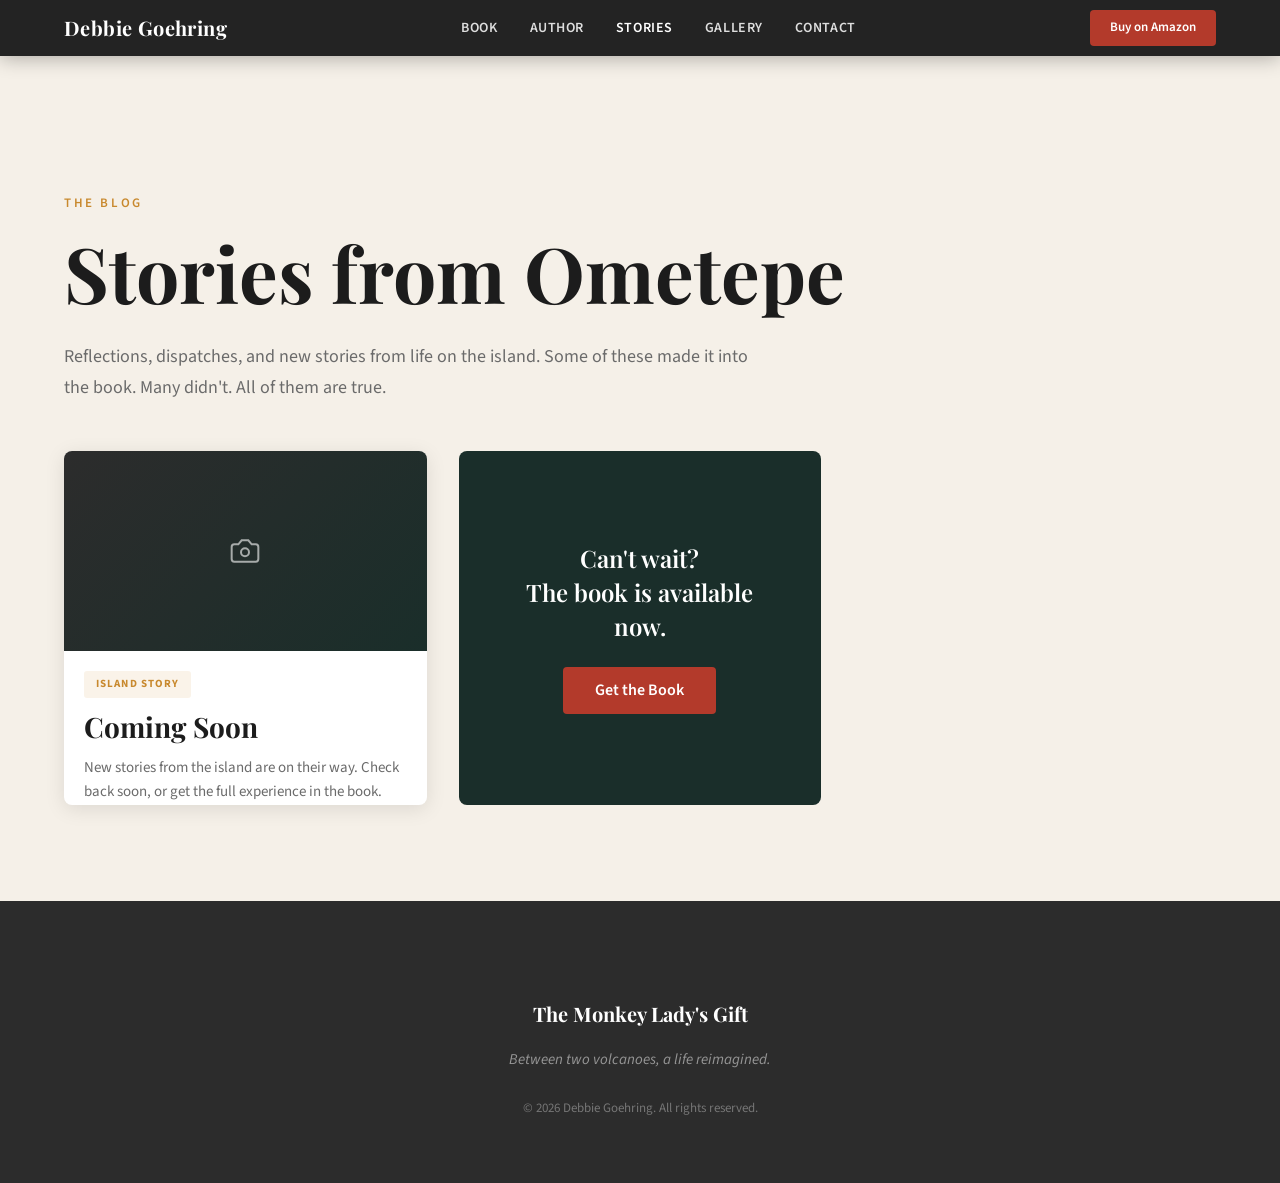
<file: blog/index.html>
<!DOCTYPE html>
<html lang="en">
<head>
    <!-- Google Analytics -->
    <script async src="https://www.googletagmanager.com/gtag/js?id=G-K14GWZ30X6"></script>
    <script>
        window.dataLayer = window.dataLayer || [];
        function gtag(){dataLayer.push(arguments);}
        gtag('js', new Date());
        gtag('config', 'G-K14GWZ30X6');
    </script>

    <meta charset="UTF-8">
    <meta name="viewport" content="width=device-width, initial-scale=1.0">
    <link rel="icon" type="image/svg+xml" href="../favicon.svg">
    <title>Stories from Ometepe — The Monkey Lady's Gift Blog</title>
    <meta name="description" content="Stories, reflections, and dispatches from life on Ometepe Island, Nicaragua , by Debbie Goehring, author of The Monkey Lady's Gift.">
    <link rel="preconnect" href="https://fonts.googleapis.com">
    <link rel="preconnect" href="https://fonts.gstatic.com" crossorigin>
    <link href="https://fonts.googleapis.com/css2?family=Playfair+Display:ital,wght@0,400;0,600;0,700;1,400&family=Source+Sans+3:wght@300;400;600;700&display=swap" rel="stylesheet">
    <link rel="stylesheet" href="../css/style.css">
</head>
<body data-amazon-url="https://us.amazon.com/Monkey-Ladys-Gift-Debbie-Goehring/dp/B0GTQMKD6M">

    <header class="nav nav--scrolled" id="nav">
        <div class="nav__inner container">
            <a href="../index.html" class="nav__logo">Debbie Goehring</a>
            <nav class="nav__menu" role="navigation" aria-label="Main navigation" style="display:block">
                <ul class="nav__list">
                    <li><a href="../index.html#book" class="nav__link">Book</a></li>
                    <li><a href="../index.html#author" class="nav__link">Author</a></li>
                    <li><a href="./" class="nav__link" style="color:white">Stories</a></li>
                    <li><a href="../index.html#gallery" class="nav__link">Gallery</a></li>
                    <li><a href="../index.html#contact" class="nav__link">Contact</a></li>
                </ul>
            </nav>
            <a href="#" class="btn btn--amazon nav__cta" data-amazon-link target="_blank" rel="noopener noreferrer">Buy on Amazon</a>
        </div>
    </header>

    <main style="padding-top: 6rem;">
        <section class="section">
            <div class="container">
                <p class="section__label">The Blog</p>
                <h1 class="section__title">Stories from Ometepe</h1>
                <p class="section__intro">Reflections, dispatches, and new stories from life on the island. Some of these made it into the book. Many didn't. All of them are true.</p>

                <div class="stories__grid">
                    <article class="story-card">
                        <div class="story-card__image">
                            <div class="placeholder placeholder--story">
                                <svg viewBox="0 0 24 24" fill="none" stroke="currentColor" stroke-width="1.5" width="32" height="32"><path d="M14.5 4h-5L7 7H4a2 2 0 0 0-2 2v9a2 2 0 0 0 2 2h16a2 2 0 0 0 2-2V9a2 2 0 0 0-2-2h-3l-2.5-3z"/><circle cx="12" cy="13" r="3"/></svg>
                            </div>
                        </div>
                        <span class="story-card__tag story-card__tag--story">Island Story</span>
                        <h3 class="story-card__title">Coming Soon</h3>
                        <p class="story-card__excerpt">New stories from the island are on their way. Check back soon, or get the full experience in the book.</p>
                    </article>

                    <div class="stories__cta-card">
                        <p class="stories__cta-text">Can't wait?<br>The book is available now.</p>
                        <a href="#" class="btn btn--amazon" data-amazon-link target="_blank" rel="noopener noreferrer">Get the Book</a>
                    </div>
                </div>
            </div>
        </section>
    </main>

    <footer class="footer">
        <div class="container" style="text-align:center; padding: 2rem 1.5rem;">
            <p class="footer__title">The Monkey Lady's Gift</p>
            <p class="footer__tagline">Between two volcanoes, a life reimagined.</p>
            <p class="footer__copyright">&copy; 2026 Debbie Goehring. All rights reserved.</p>
        </div>
    </footer>

    <script src="../js/main.js"></script>
</body>
</html>
</file>
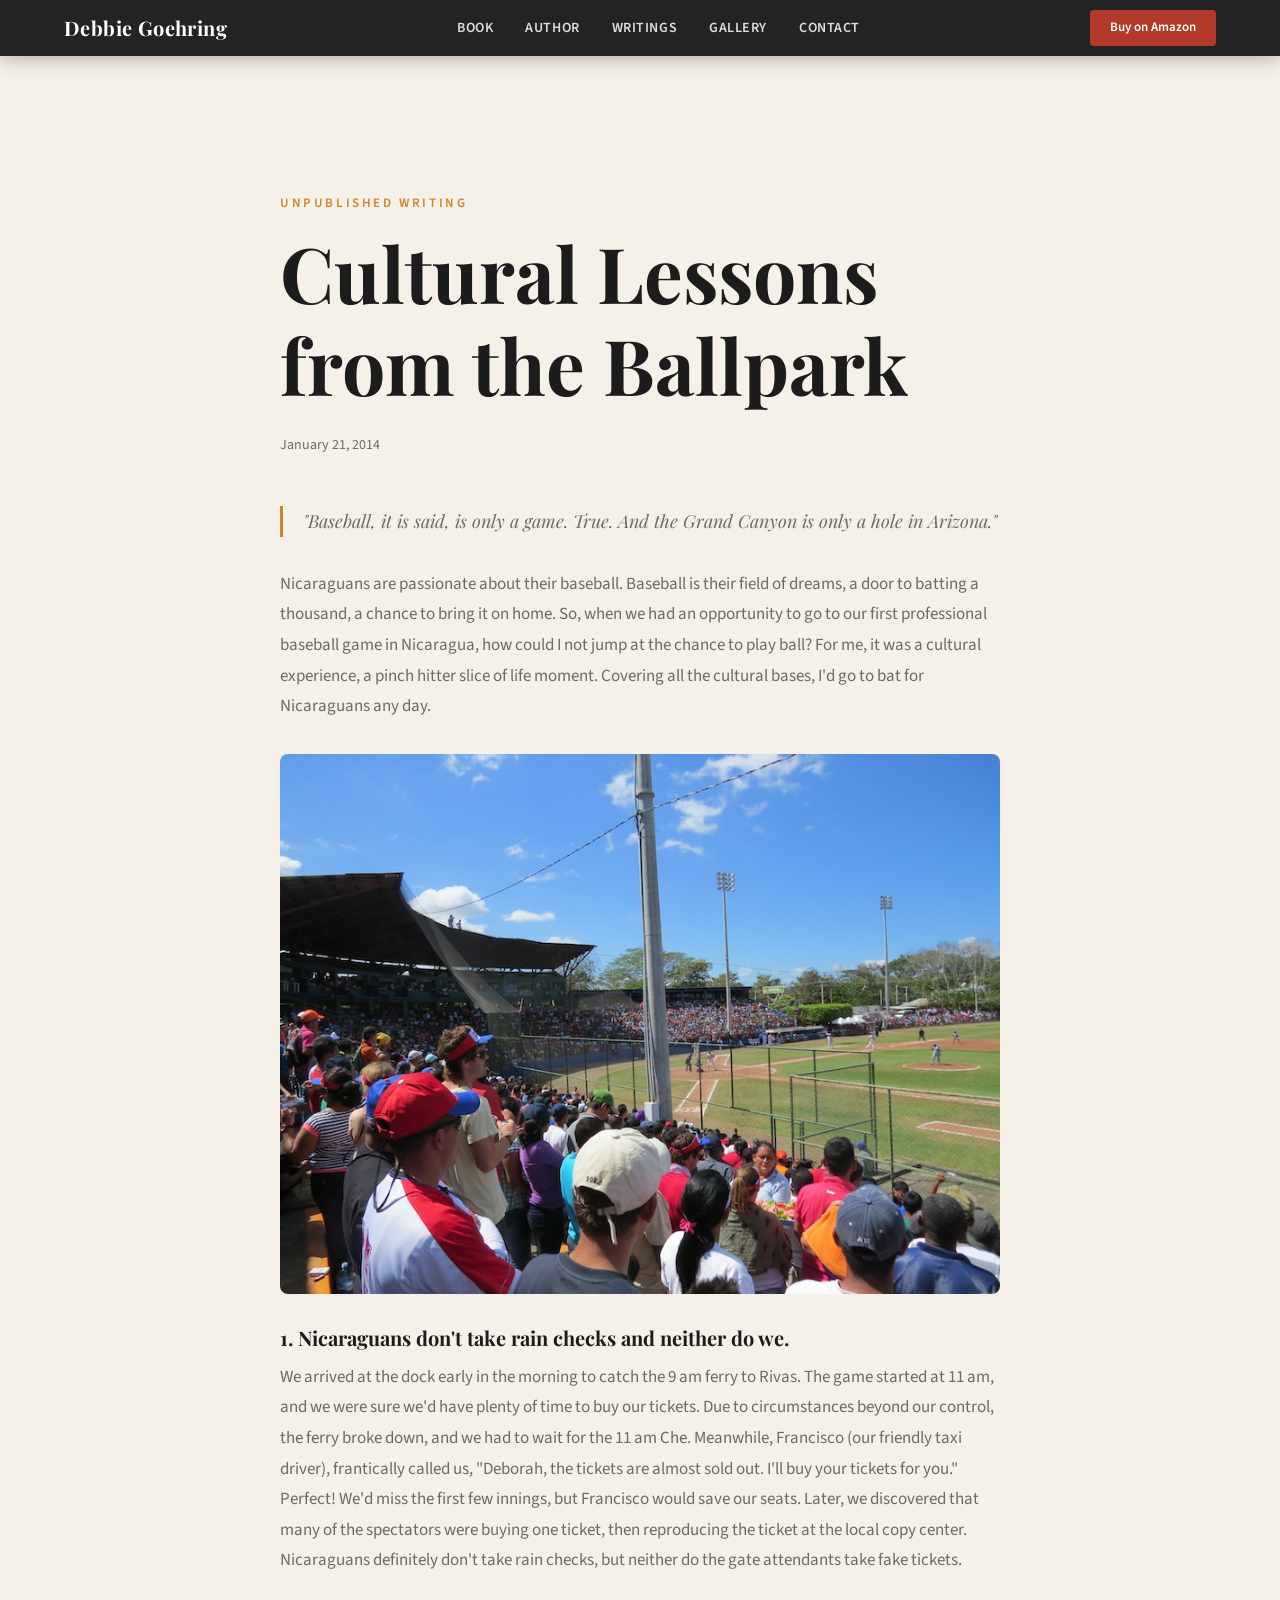
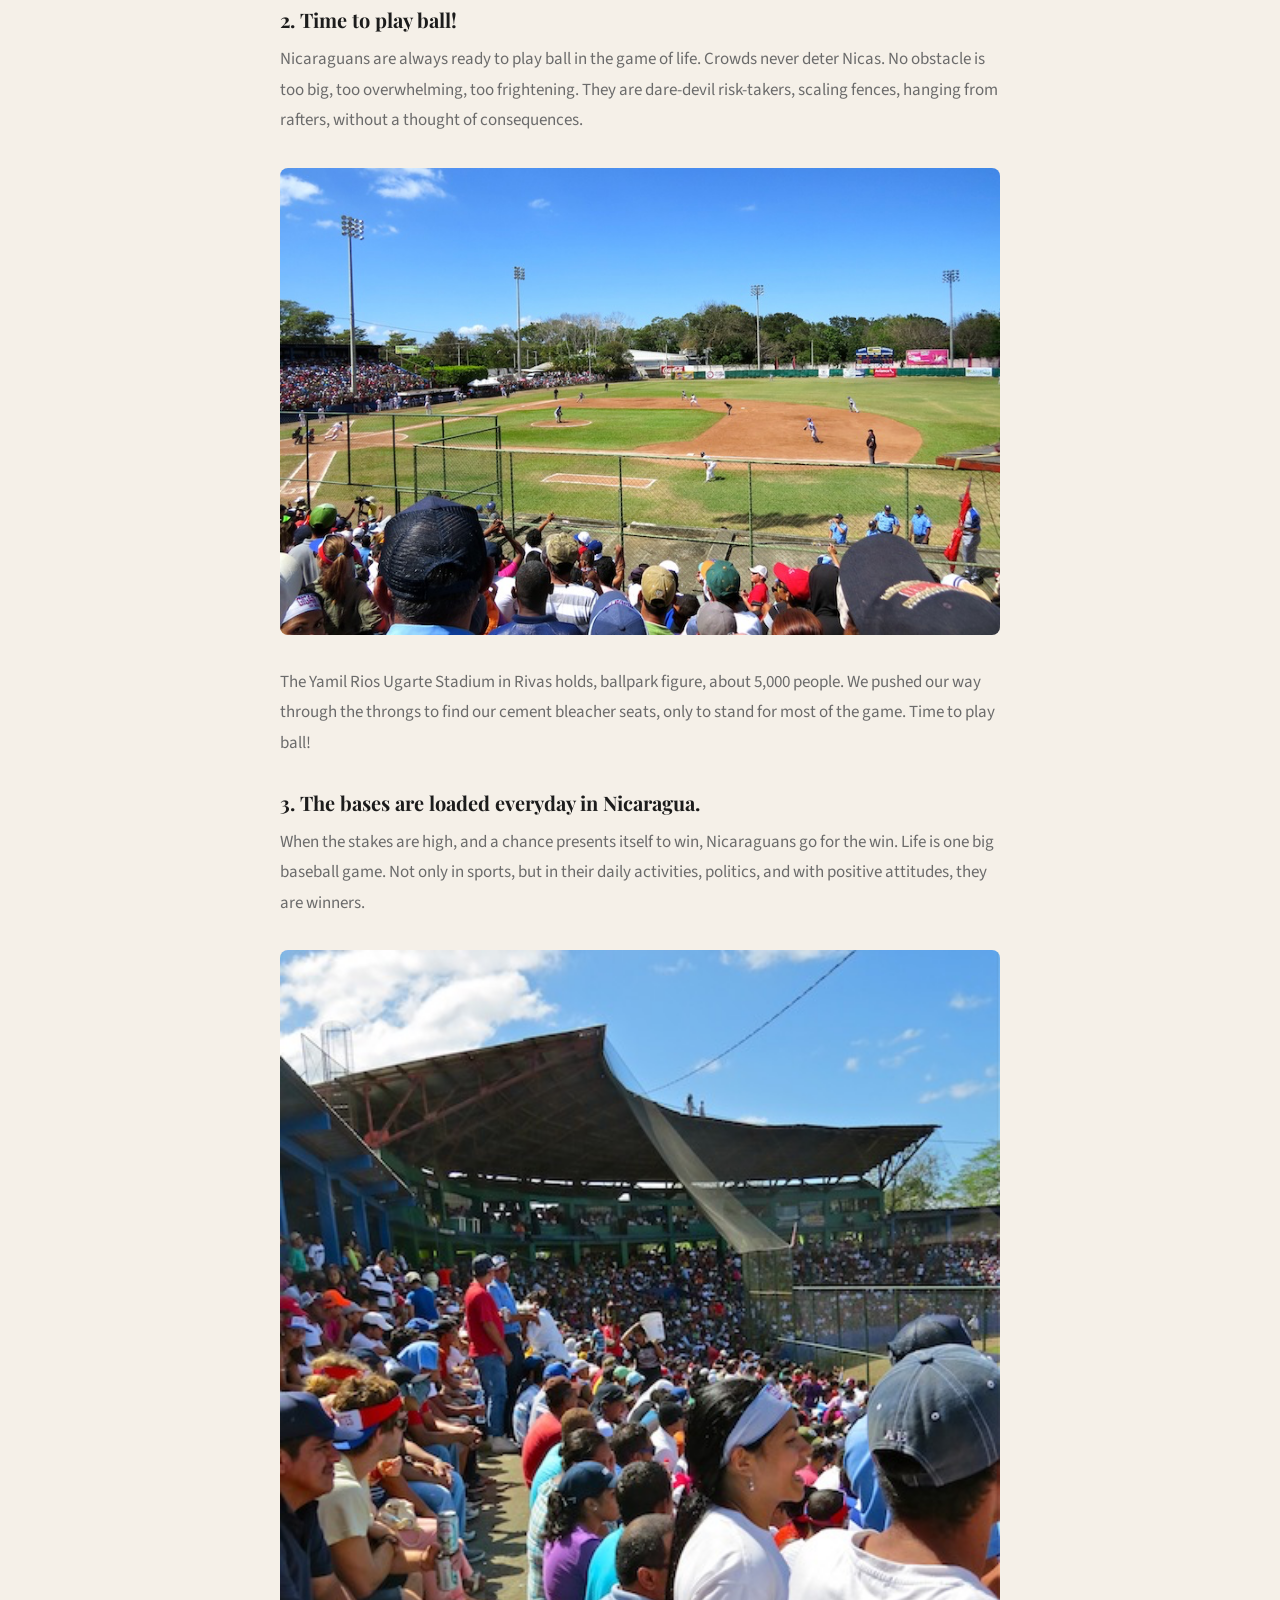
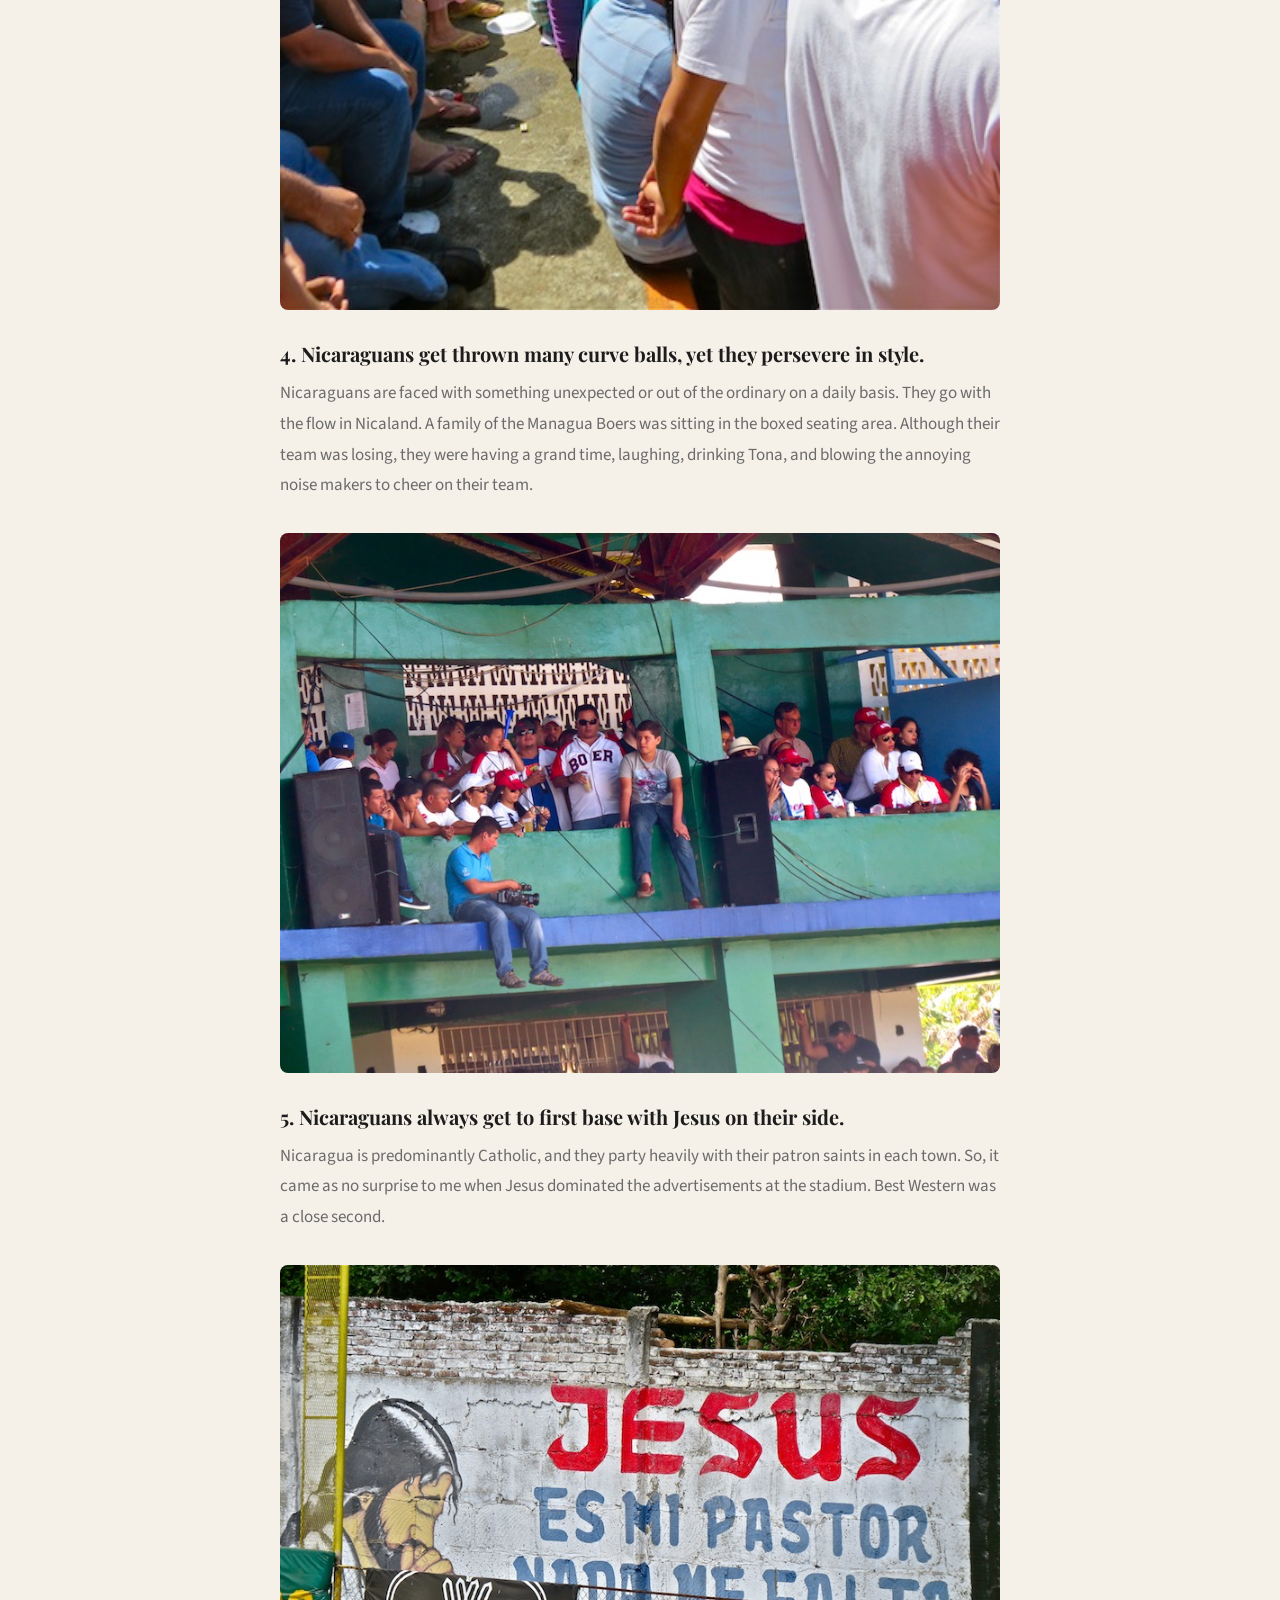
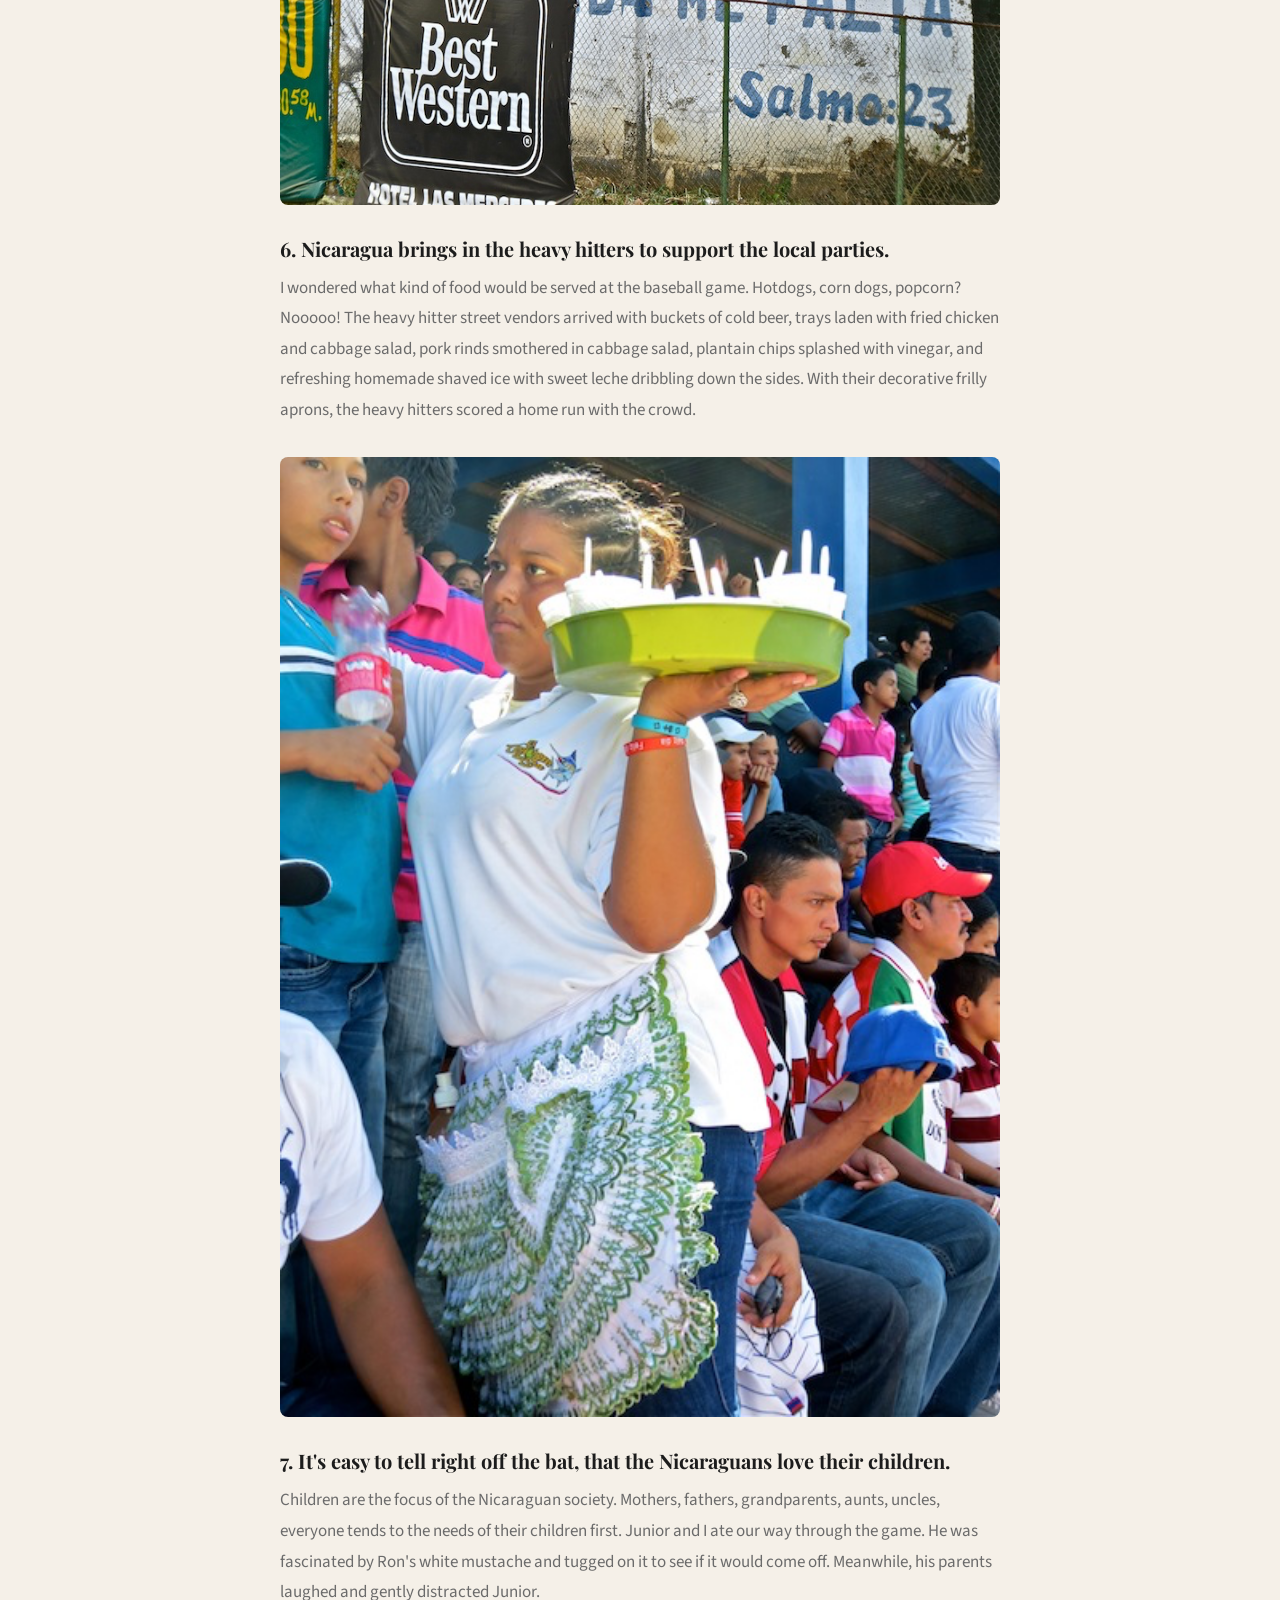
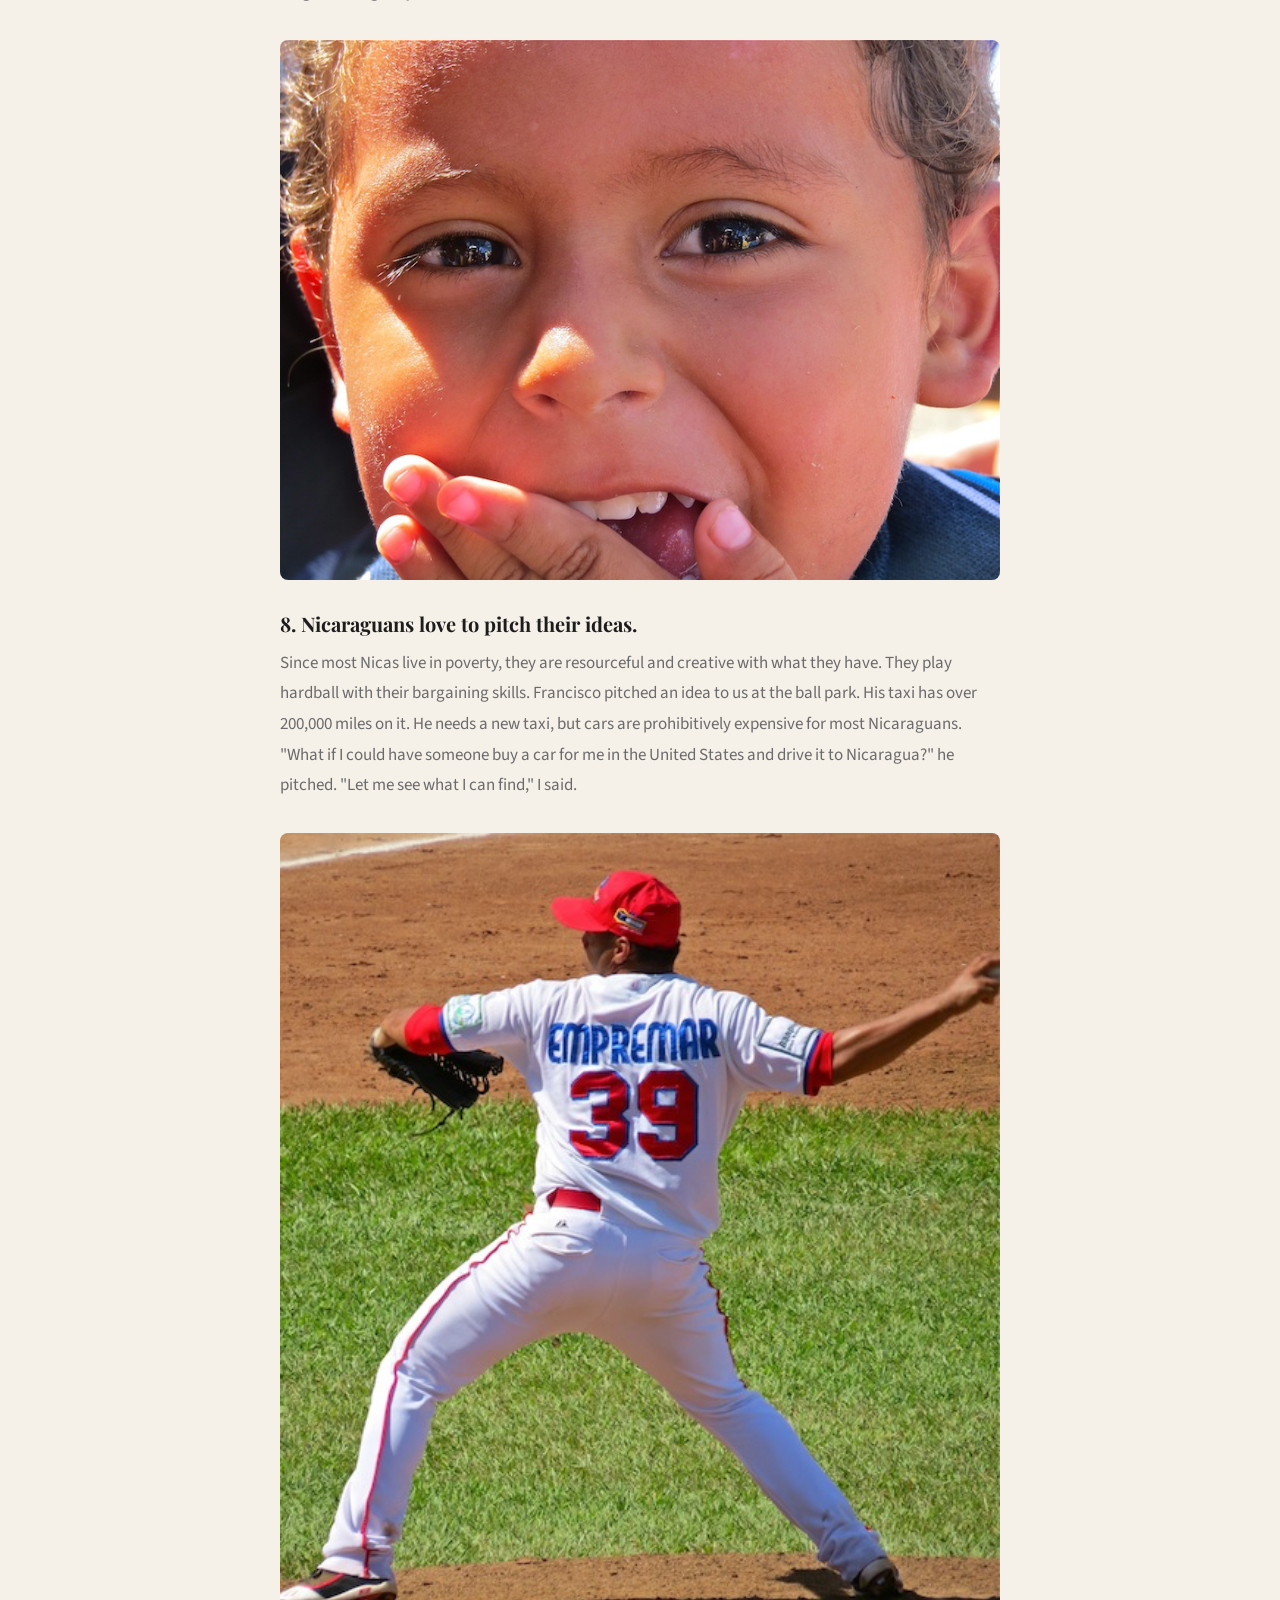
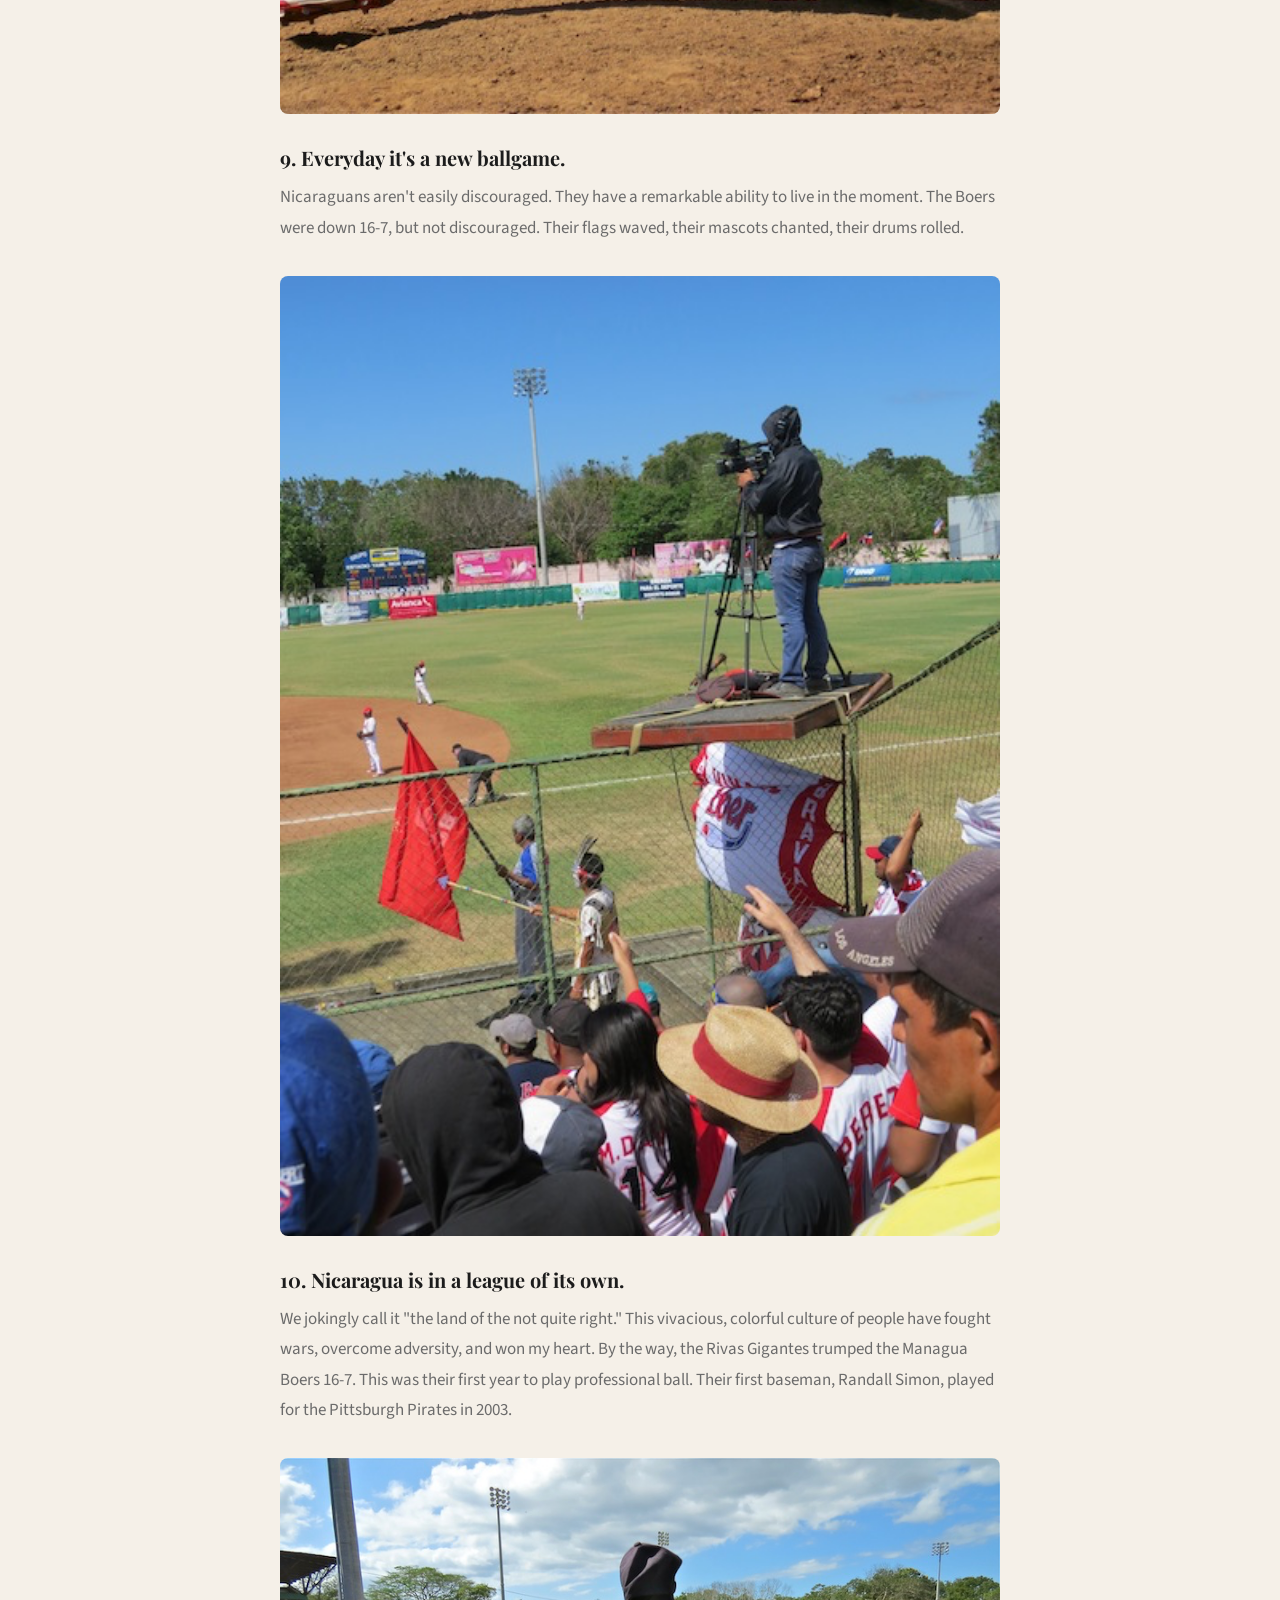
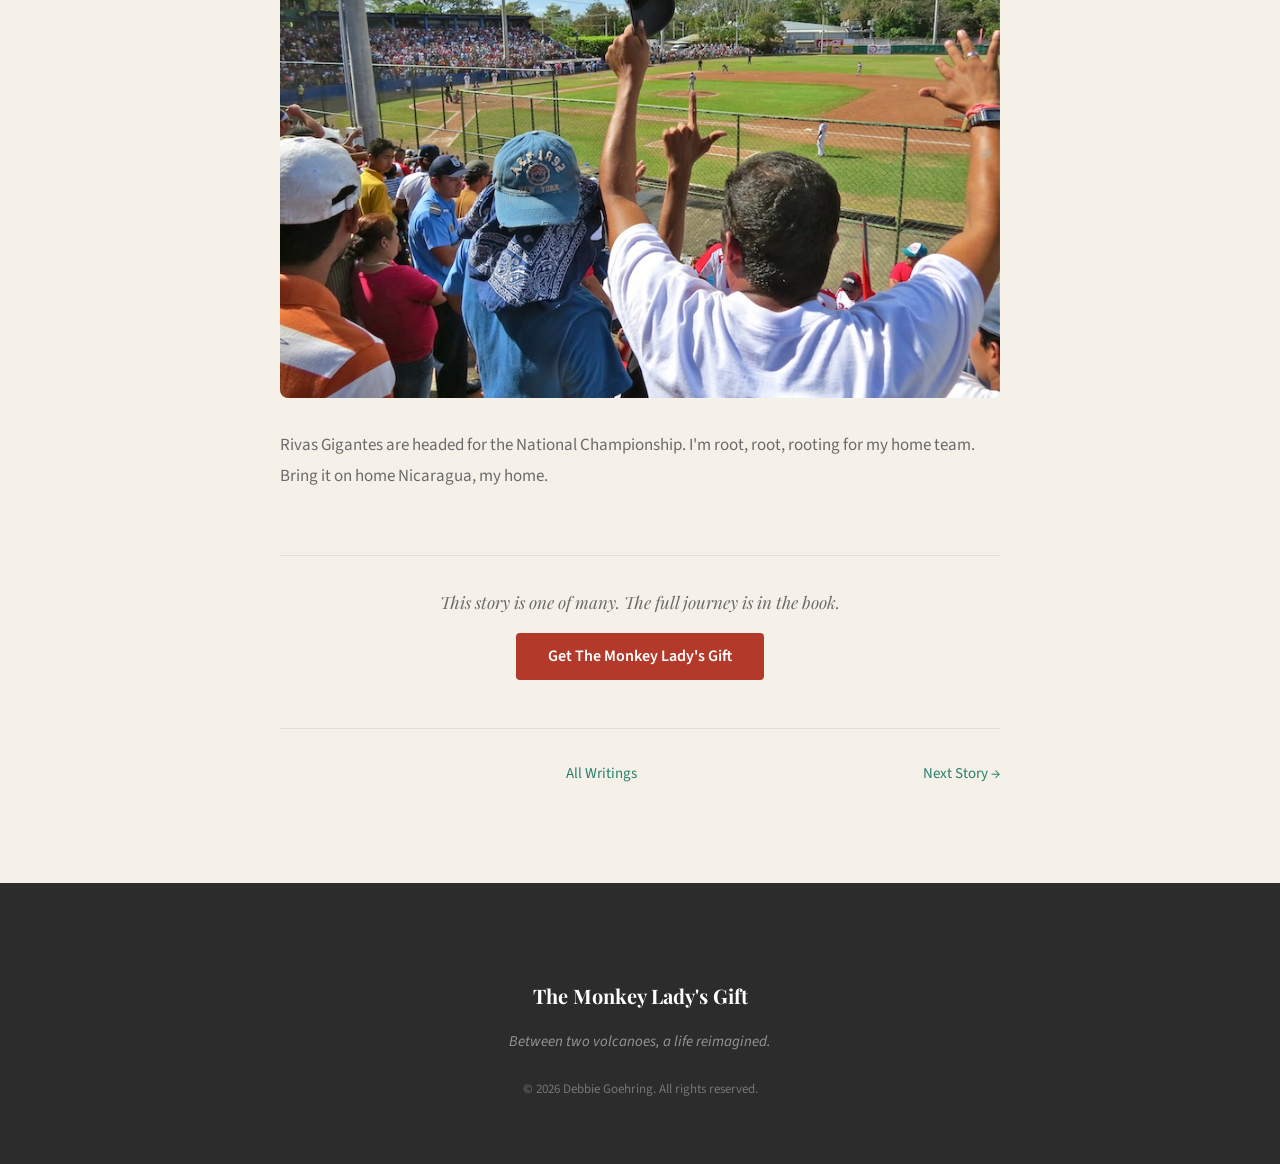
<file: blog/cultural-lessons-from-the-ballpark.html>
<!DOCTYPE html>
<html lang="en">
<head>
    <!-- Google Analytics -->
    <script async src="https://www.googletagmanager.com/gtag/js?id=G-K14GWZ30X6"></script>
    <script>
        window.dataLayer = window.dataLayer || [];
        function gtag(){dataLayer.push(arguments);}
        gtag('js', new Date());
        gtag('config', 'G-K14GWZ30X6');
    </script>

    <meta charset="UTF-8">
    <meta name="viewport" content="width=device-width, initial-scale=1.0">
    <link rel="icon" type="image/svg+xml" href="../favicon.svg">
    <title>Cultural Lessons from the Ballpark - Unpublished Writings | The Monkey Lady's Gift</title>
    <meta name="description" content="Debbie Goehring shares ten cultural lessons learned at a professional baseball game in Rivas, Nicaragua. From counterfeit tickets to street vendors with fried chicken, baseball on Ometepe is a world of its own.">
    <link rel="canonical" href="https://themonkeyladysgift.com/blog/cultural-lessons-from-the-ballpark.html">
    <link rel="preconnect" href="https://fonts.googleapis.com">
    <link rel="preconnect" href="https://fonts.gstatic.com" crossorigin>
    <link href="https://fonts.googleapis.com/css2?family=Playfair+Display:ital,wght@0,400;0,600;0,700;1,400&family=Source+Sans+3:wght@300;400;600;700&display=swap" rel="stylesheet">
    <link rel="stylesheet" href="../css/style.css">
    <style>
        .post { max-width: 720px; margin: 0 auto; }
        .post__header { margin-bottom: 3rem; }
        .post__date { font-size: 0.875rem; color: var(--color-ash); margin-bottom: 0.5rem; }
        .post__body p { margin-bottom: 1.25rem; color: var(--color-ash); line-height: 1.8; }
        .post__body p:first-child { font-size: 1.125rem; color: var(--color-ink); }
        .post__body h3 { font-family: var(--font-heading); font-size: 1.25rem; color: var(--color-ink); margin: 2rem 0 0.75rem; }
        .post__body blockquote { font-family: var(--font-heading); font-style: italic; font-size: 1.125rem; color: var(--color-ash); border-left: 3px solid var(--color-amber); padding-left: 1.25rem; margin: 2rem 0; }
        .post__image { margin: 2rem 0; border-radius: 0.5rem; overflow: hidden; }
        .post__image img { width: 100%; height: auto; display: block; }
        .post__image figcaption { font-size: 0.8125rem; color: var(--color-ash); text-align: center; padding: 0.75rem 0; font-style: italic; }
        .post__cta { text-align: center; margin-top: 4rem; padding-top: 2rem; border-top: 1px solid rgba(0,0,0,0.08); }
        .post__cta p { font-family: var(--font-heading); font-style: italic; color: var(--color-ash); margin-bottom: 1rem; }
        .post__nav { display: flex; justify-content: space-between; margin-top: 3rem; padding-top: 2rem; border-top: 1px solid rgba(0,0,0,0.08); font-size: 0.9375rem; }
        .post__nav a { color: var(--color-teal); text-decoration: none; }
        .post__nav a:hover { text-decoration: underline; }
    </style>
</head>
<body>

    <header class="nav nav--scrolled" id="nav">
        <div class="nav__inner container">
            <a href="../index.html" class="nav__logo">Debbie Goehring</a>
            <nav class="nav__menu" role="navigation" aria-label="Main navigation" style="display:block">
                <ul class="nav__list">
                    <li><a href="../index.html#book" class="nav__link">Book</a></li>
                    <li><a href="../index.html#author" class="nav__link">Author</a></li>
                    <li><a href="../index.html#writings" class="nav__link">Writings</a></li>
                    <li><a href="../index.html#gallery" class="nav__link">Gallery</a></li>
                    <li><a href="../index.html#contact" class="nav__link">Contact</a></li>
                </ul>
            </nav>
            <a href="#" class="btn btn--amazon nav__cta" data-amazon-link target="_blank" rel="noopener noreferrer">Buy on Amazon</a>
        </div>
    </header>

    <main style="padding-top: 6rem;">
        <section class="section">
            <div class="container">
                <article class="post">
                    <div class="post__header">
                        <p class="section__label">Unpublished Writing</p>
                        <h1 class="section__title">Cultural Lessons from the Ballpark</h1>
                        <p class="post__date">January 21, 2014</p>
                    </div>
                    <div class="post__body">
                        <blockquote>"Baseball, it is said, is only a game. True. And the Grand Canyon is only a hole in Arizona."</blockquote>

                        <p>Nicaraguans are passionate about their baseball. Baseball is their field of dreams, a door to batting a thousand, a chance to bring it on home. So, when we had an opportunity to go to our first professional baseball game in Nicaragua, how could I not jump at the chance to play ball? For me, it was a cultural experience, a pinch hitter slice of life moment. Covering all the cultural bases, I'd go to bat for Nicaraguans any day.</p>

                        <figure class="post__image">
                            <img src="../images/blog/cultural-lessons-from-ballpark-1.png" alt="The baseball stadium in Rivas, Nicaragua" loading="lazy">
                        </figure>

                        <h3>1. Nicaraguans don't take rain checks and neither do we.</h3>
                        <p>We arrived at the dock early in the morning to catch the 9 am ferry to Rivas. The game started at 11 am, and we were sure we'd have plenty of time to buy our tickets. Due to circumstances beyond our control, the ferry broke down, and we had to wait for the 11 am Che. Meanwhile, Francisco (our friendly taxi driver), frantically called us, "Deborah, the tickets are almost sold out. I'll buy your tickets for you." Perfect! We'd miss the first few innings, but Francisco would save our seats. Later, we discovered that many of the spectators were buying one ticket, then reproducing the ticket at the local copy center. Nicaraguans definitely don't take rain checks, but neither do the gate attendants take fake tickets.</p>

                        <h3>2. Time to play ball!</h3>
                        <p>Nicaraguans are always ready to play ball in the game of life. Crowds never deter Nicas. No obstacle is too big, too overwhelming, too frightening. They are dare-devil risk-takers, scaling fences, hanging from rafters, without a thought of consequences.</p>

                        <figure class="post__image">
                            <img src="../images/blog/cultural-lessons-from-ballpark-2.png" alt="Crowds at the Yamil Rios Ugarte Stadium" loading="lazy">
                        </figure>

                        <p>The Yamil Rios Ugarte Stadium in Rivas holds, ballpark figure, about 5,000 people. We pushed our way through the throngs to find our cement bleacher seats, only to stand for most of the game. Time to play ball!</p>

                        <h3>3. The bases are loaded everyday in Nicaragua.</h3>
                        <p>When the stakes are high, and a chance presents itself to win, Nicaraguans go for the win. Life is one big baseball game. Not only in sports, but in their daily activities, politics, and with positive attitudes, they are winners.</p>

                        <figure class="post__image">
                            <img src="../images/blog/cultural-lessons-from-ballpark-3.png" alt="Nicaraguan baseball fans cheering" loading="lazy">
                        </figure>

                        <h3>4. Nicaraguans get thrown many curve balls, yet they persevere in style.</h3>
                        <p>Nicaraguans are faced with something unexpected or out of the ordinary on a daily basis. They go with the flow in Nicaland. A family of the Managua Boers was sitting in the boxed seating area. Although their team was losing, they were having a grand time, laughing, drinking Tona, and blowing the annoying noise makers to cheer on their team.</p>

                        <figure class="post__image">
                            <img src="../images/blog/cultural-lessons-from-ballpark-4.png" alt="Managua Boers fans in the boxed seating area" loading="lazy">
                        </figure>

                        <h3>5. Nicaraguans always get to first base with Jesus on their side.</h3>
                        <p>Nicaragua is predominantly Catholic, and they party heavily with their patron saints in each town. So, it came as no surprise to me when Jesus dominated the advertisements at the stadium. Best Western was a close second.</p>

                        <figure class="post__image">
                            <img src="../images/blog/cultural-lessons-from-ballpark-5.png" alt="Advertisements at the baseball stadium" loading="lazy">
                        </figure>

                        <h3>6. Nicaragua brings in the heavy hitters to support the local parties.</h3>
                        <p>I wondered what kind of food would be served at the baseball game. Hotdogs, corn dogs, popcorn? Nooooo! The heavy hitter street vendors arrived with buckets of cold beer, trays laden with fried chicken and cabbage salad, pork rinds smothered in cabbage salad, plantain chips splashed with vinegar, and refreshing homemade shaved ice with sweet leche dribbling down the sides. With their decorative frilly aprons, the heavy hitters scored a home run with the crowd.</p>

                        <figure class="post__image">
                            <img src="../images/blog/cultural-lessons-from-ballpark-6.png" alt="Food vendors at the stadium" loading="lazy">
                        </figure>

                        <h3>7. It's easy to tell right off the bat, that the Nicaraguans love their children.</h3>
                        <p>Children are the focus of the Nicaraguan society. Mothers, fathers, grandparents, aunts, uncles, everyone tends to the needs of their children first. Junior and I ate our way through the game. He was fascinated by Ron's white mustache and tugged on it to see if it would come off. Meanwhile, his parents laughed and gently distracted Junior.</p>

                        <figure class="post__image">
                            <img src="../images/blog/cultural-lessons-from-ballpark-7.png" alt="A child at the baseball game" loading="lazy">
                        </figure>

                        <h3>8. Nicaraguans love to pitch their ideas.</h3>
                        <p>Since most Nicas live in poverty, they are resourceful and creative with what they have. They play hardball with their bargaining skills. Francisco pitched an idea to us at the ball park. His taxi has over 200,000 miles on it. He needs a new taxi, but cars are prohibitively expensive for most Nicaraguans. "What if I could have someone buy a car for me in the United States and drive it to Nicaragua?" he pitched. "Let me see what I can find," I said.</p>

                        <figure class="post__image">
                            <img src="../images/blog/cultural-lessons-from-ballpark-8.png" alt="Francisco at the ballpark" loading="lazy">
                        </figure>

                        <h3>9. Everyday it's a new ballgame.</h3>
                        <p>Nicaraguans aren't easily discouraged. They have a remarkable ability to live in the moment. The Boers were down 16-7, but not discouraged. Their flags waved, their mascots chanted, their drums rolled.</p>

                        <figure class="post__image">
                            <img src="../images/blog/cultural-lessons-from-ballpark-9.png" alt="Fans cheering despite the score" loading="lazy">
                        </figure>

                        <h3>10. Nicaragua is in a league of its own.</h3>
                        <p>We jokingly call it "the land of the not quite right." This vivacious, colorful culture of people have fought wars, overcome adversity, and won my heart. By the way, the Rivas Gigantes trumped the Managua Boers 16-7. This was their first year to play professional ball. Their first baseman, Randall Simon, played for the Pittsburgh Pirates in 2003.</p>

                        <figure class="post__image">
                            <img src="../images/blog/cultural-lessons-from-ballpark-10.png" alt="The Rivas Gigantes celebrating" loading="lazy">
                        </figure>

                        <p>Rivas Gigantes are headed for the National Championship. I'm root, root, rooting for my home team. Bring it on home Nicaragua, my home.</p>
                    </div>
                    <div class="post__cta">
                        <p>This story is one of many. The full journey is in the book.</p>
                        <a href="#" class="btn btn--amazon" data-amazon-link target="_blank" rel="noopener noreferrer">Get The Monkey Lady's Gift</a>
                    </div>
                    <div class="post__nav">
                        <span></span>
                        <a href="../index.html#writings">All Writings</a>
                        <a href="my-husband-the-snake-whisperer.html">Next Story &rarr;</a>
                    </div>
                </article>
            </div>
        </section>
    </main>

    <footer class="footer">
        <div class="container" style="text-align:center; padding: 2rem 1.5rem;">
            <p class="footer__title">The Monkey Lady's Gift</p>
            <p class="footer__tagline">Between two volcanoes, a life reimagined.</p>
            <p class="footer__copyright">&copy; 2026 Debbie Goehring. All rights reserved.</p>
        </div>
    </footer>

    <script src="../js/main.js"></script>
</body>
</html>
</file>
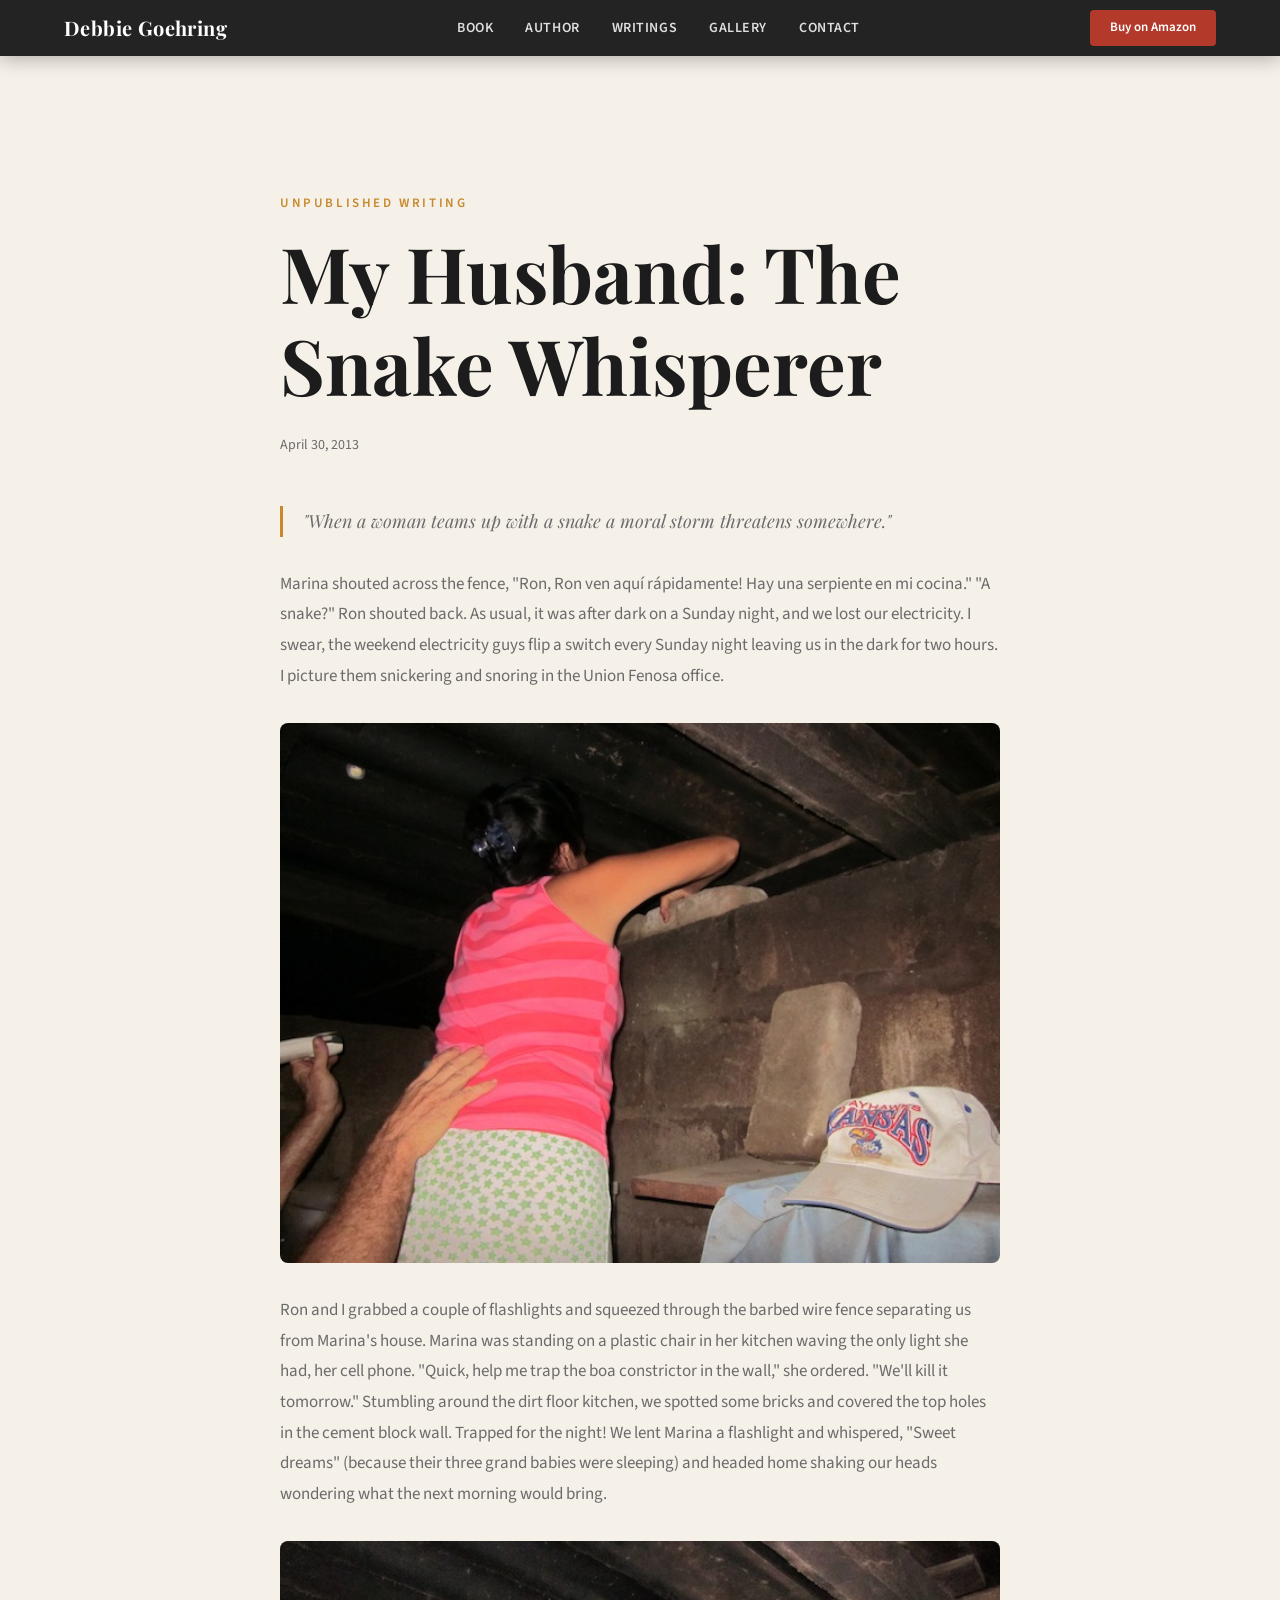
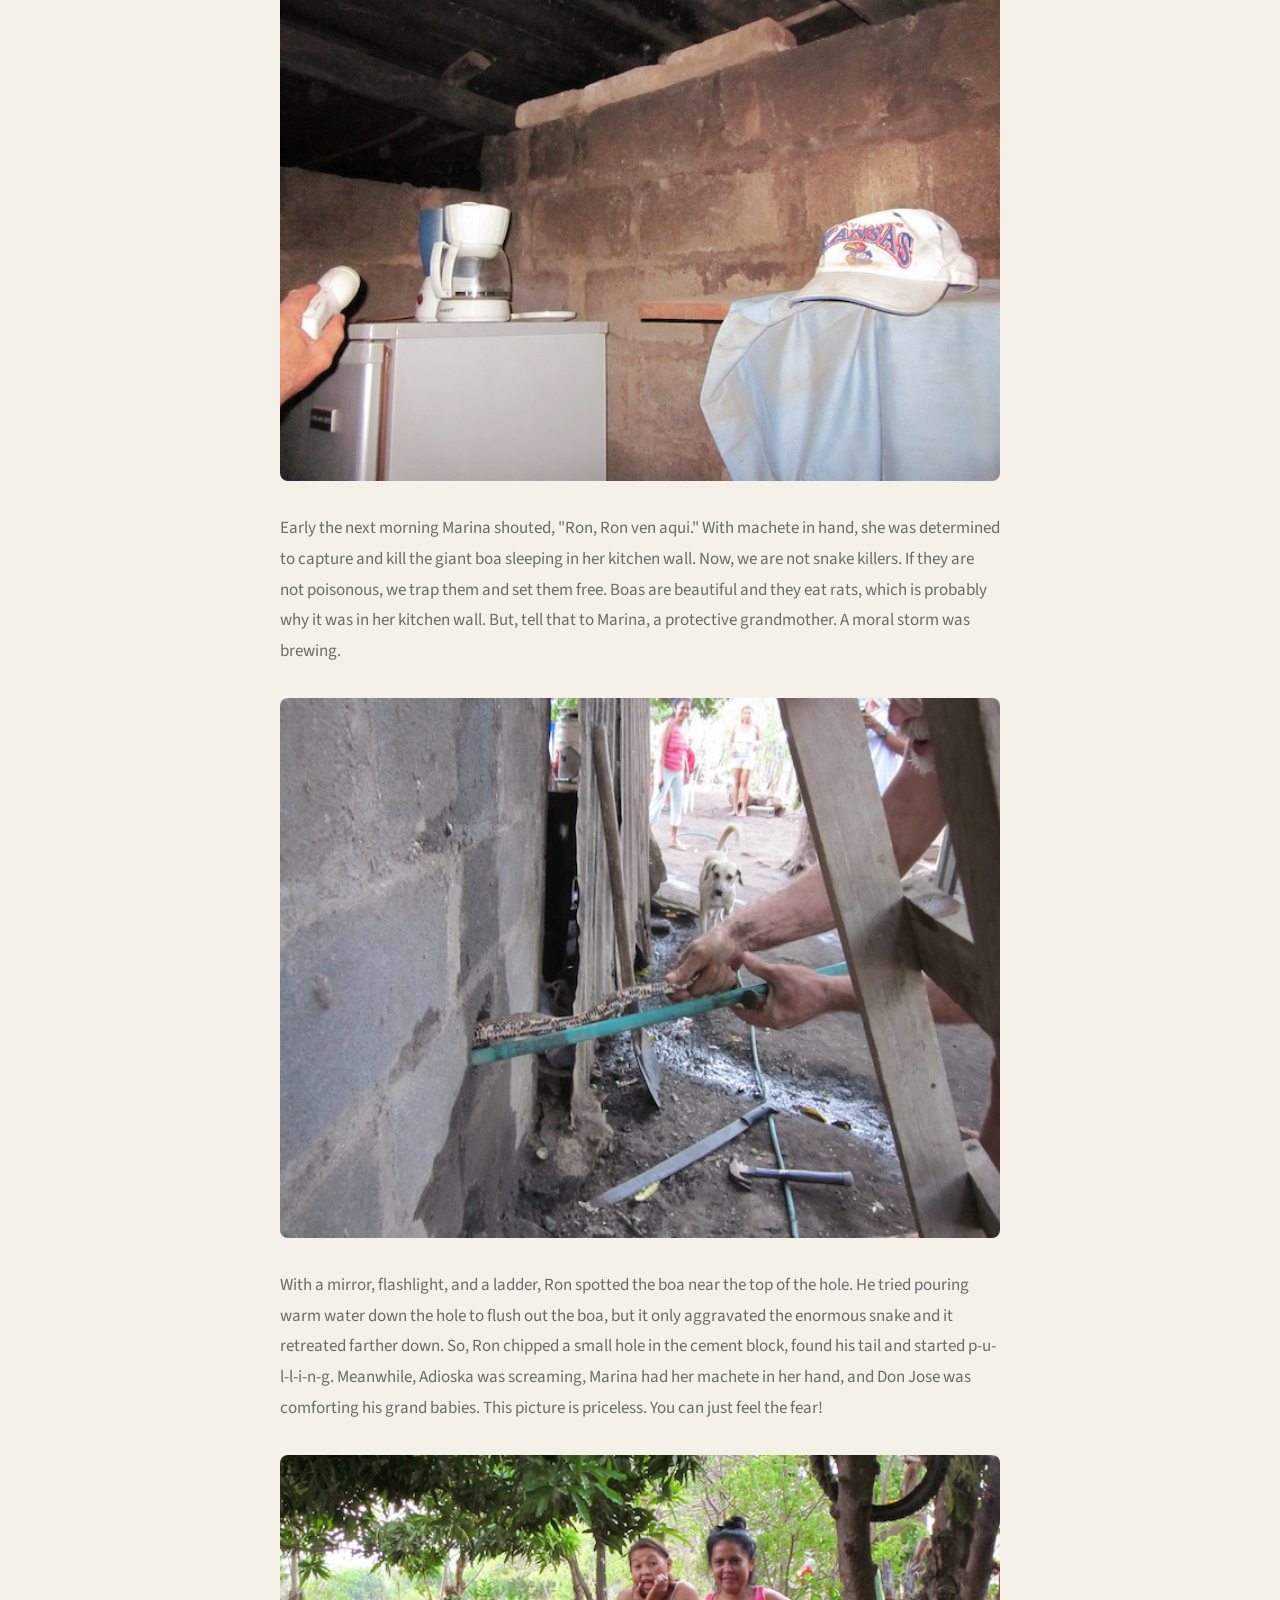
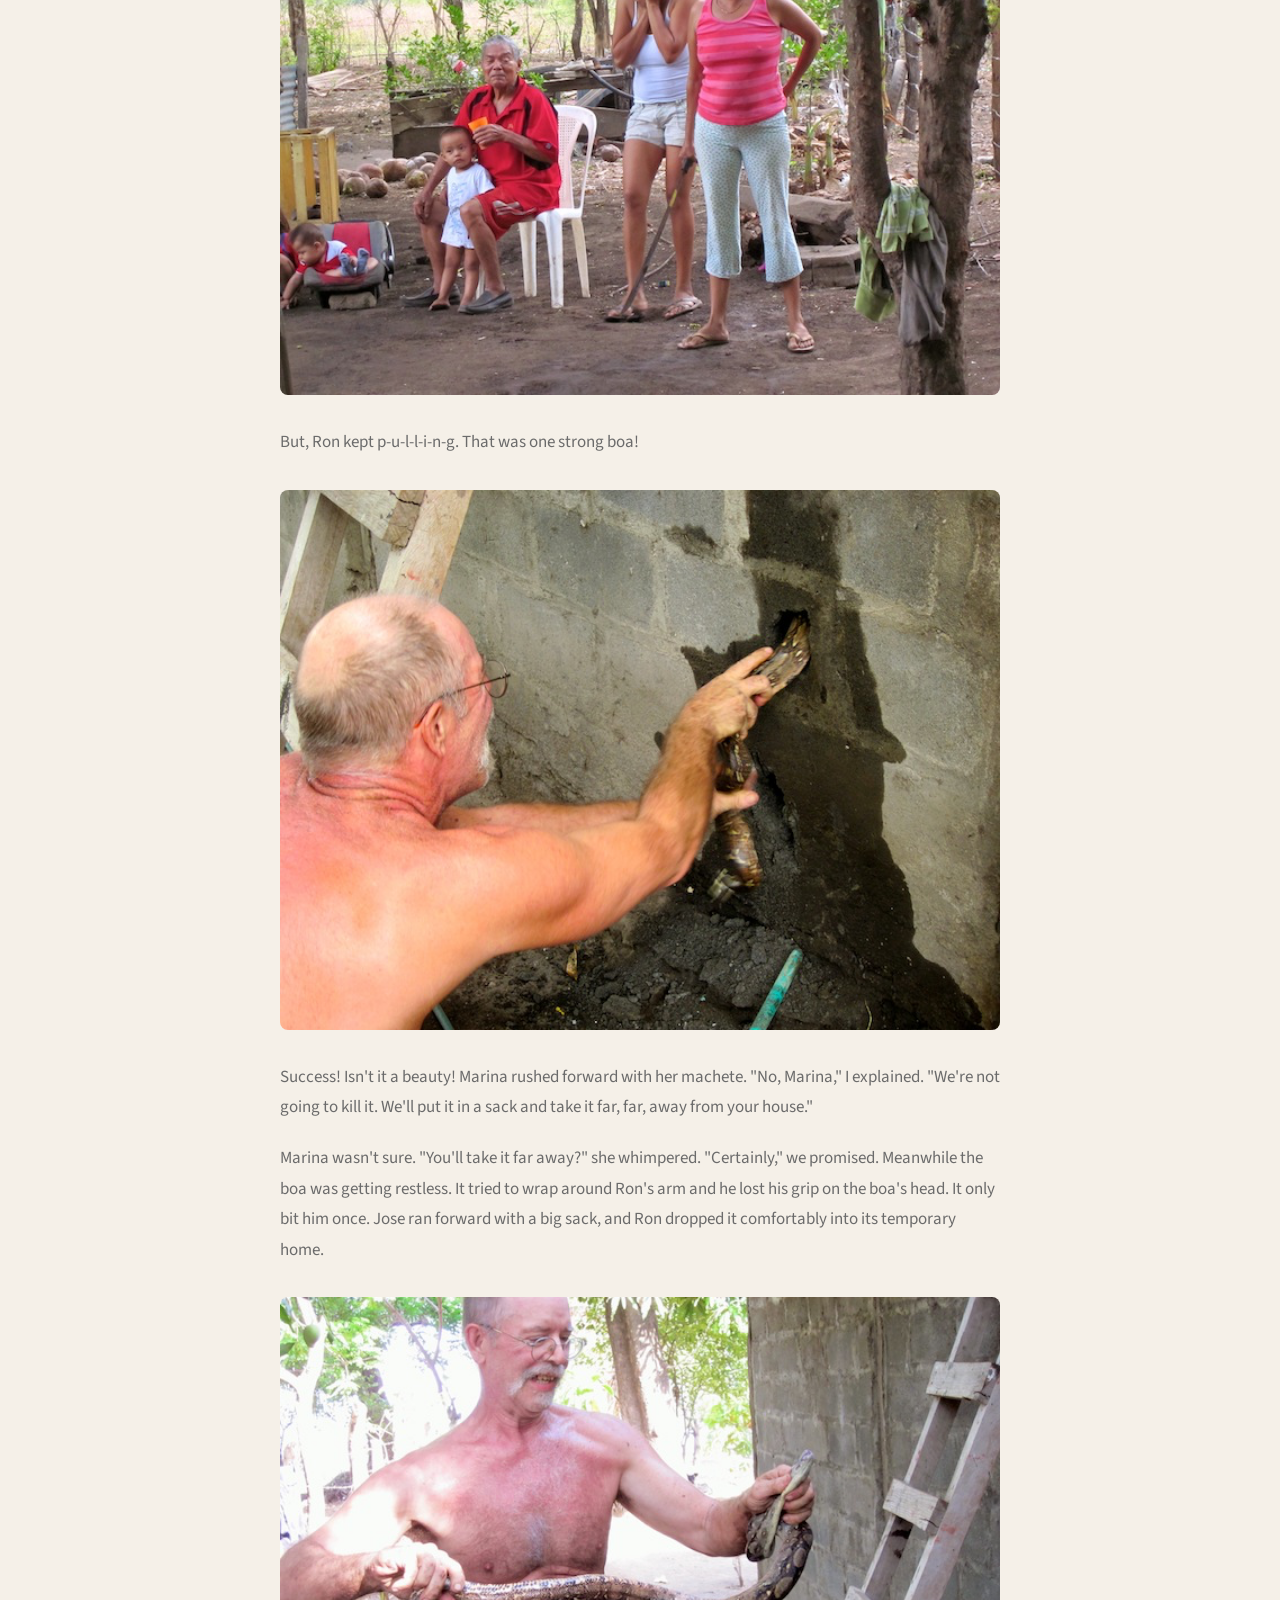
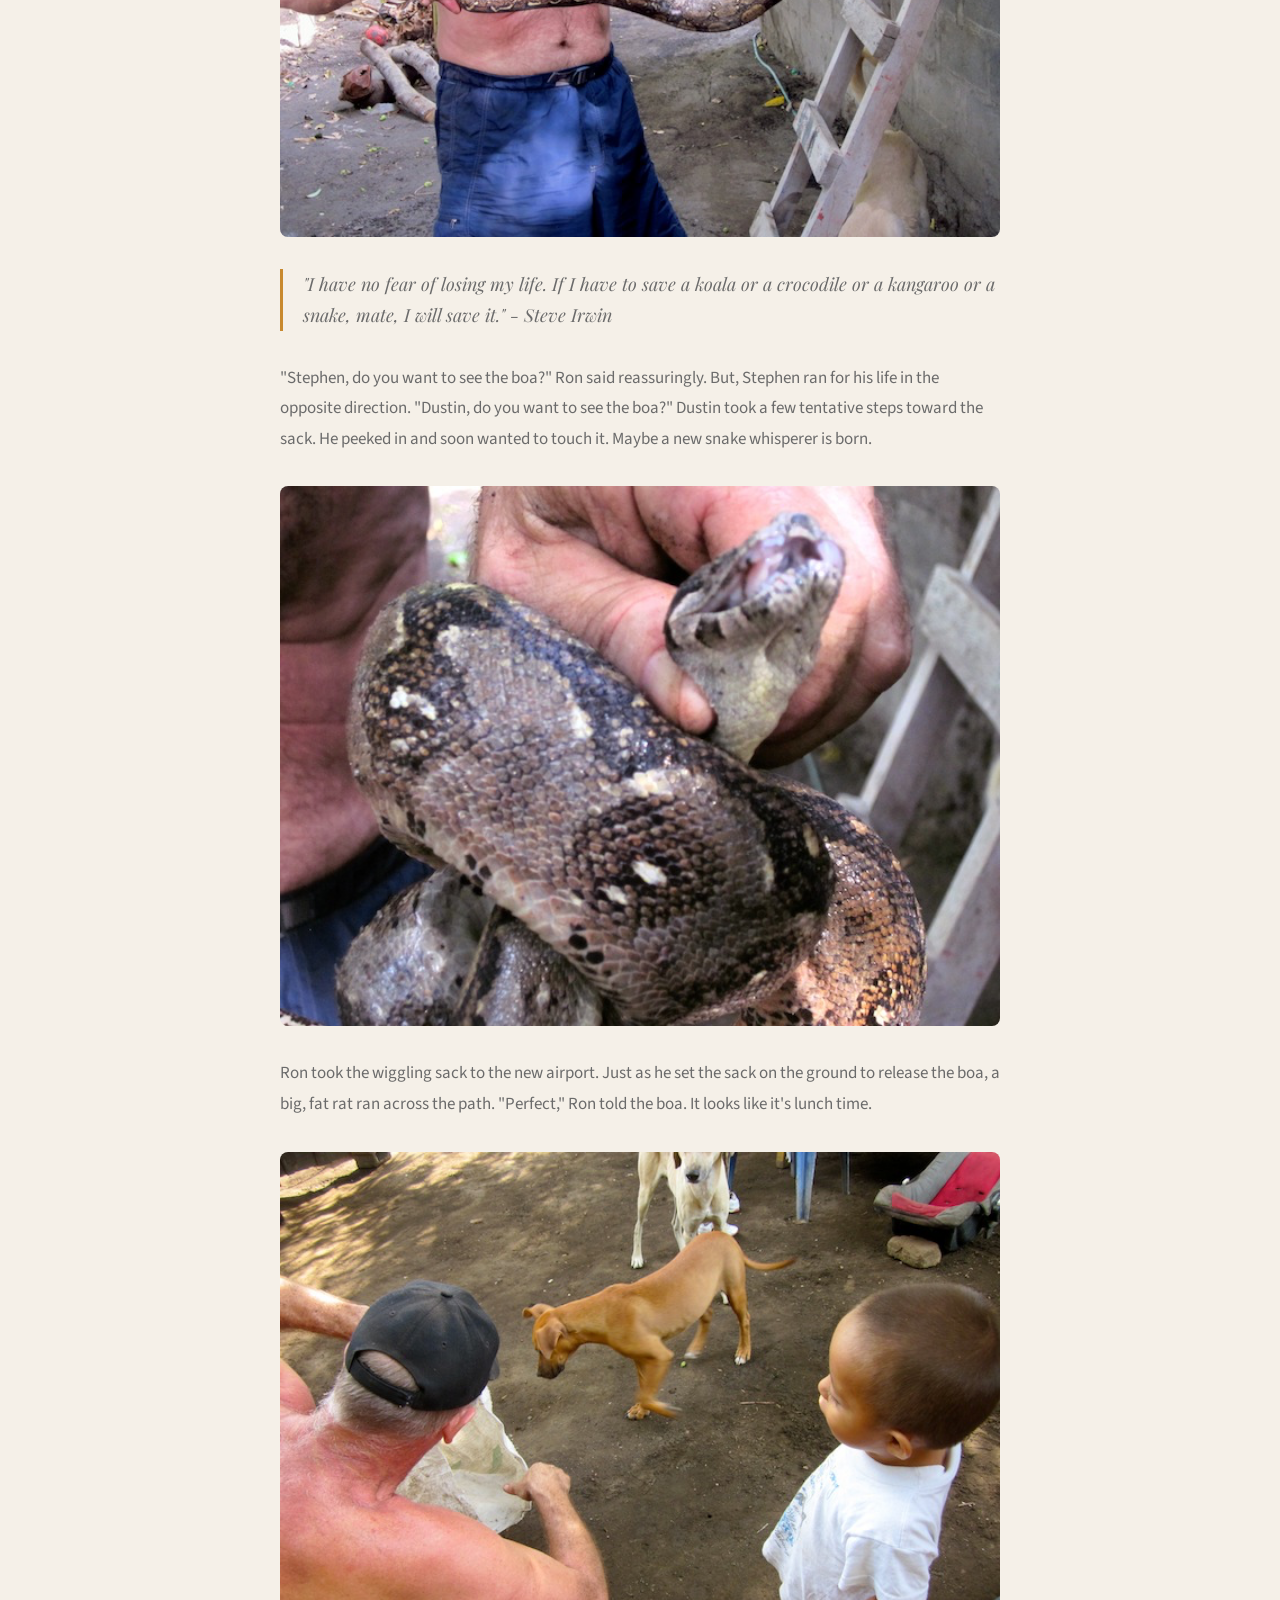
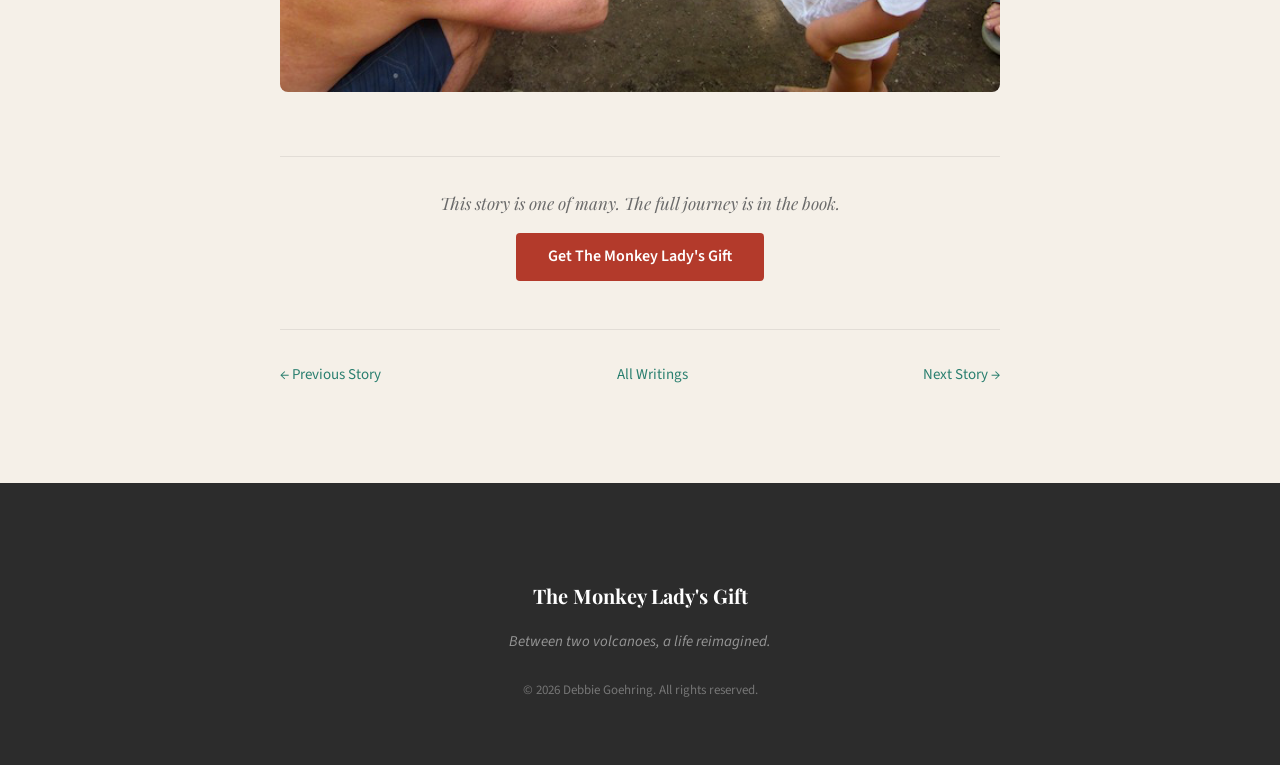
<file: blog/my-husband-the-snake-whisperer.html>
<!DOCTYPE html>
<html lang="en">
<head>
    <!-- Google Analytics -->
    <script async src="https://www.googletagmanager.com/gtag/js?id=G-K14GWZ30X6"></script>
    <script>
        window.dataLayer = window.dataLayer || [];
        function gtag(){dataLayer.push(arguments);}
        gtag('js', new Date());
        gtag('config', 'G-K14GWZ30X6');
    </script>

    <meta charset="UTF-8">
    <meta name="viewport" content="width=device-width, initial-scale=1.0">
    <link rel="icon" type="image/svg+xml" href="../favicon.svg">
    <title>My Husband: The Snake Whisperer - Unpublished Writings | The Monkey Lady's Gift</title>
    <meta name="description" content="When a boa constrictor takes up residence in the neighbor's kitchen wall, Ron becomes the unlikely hero of La Paloma. A true story from Ometepe Island, Nicaragua.">
    <link rel="canonical" href="https://themonkeyladysgift.com/blog/my-husband-the-snake-whisperer.html">
    <link rel="preconnect" href="https://fonts.googleapis.com">
    <link rel="preconnect" href="https://fonts.gstatic.com" crossorigin>
    <link href="https://fonts.googleapis.com/css2?family=Playfair+Display:ital,wght@0,400;0,600;0,700;1,400&family=Source+Sans+3:wght@300;400;600;700&display=swap" rel="stylesheet">
    <link rel="stylesheet" href="../css/style.css">
    <style>
        .post { max-width: 720px; margin: 0 auto; }
        .post__header { margin-bottom: 3rem; }
        .post__date { font-size: 0.875rem; color: var(--color-ash); margin-bottom: 0.5rem; }
        .post__body p { margin-bottom: 1.25rem; color: var(--color-ash); line-height: 1.8; }
        .post__body p:first-child { font-size: 1.125rem; color: var(--color-ink); }
        .post__body blockquote { font-family: var(--font-heading); font-style: italic; font-size: 1.125rem; color: var(--color-ash); border-left: 3px solid var(--color-amber); padding-left: 1.25rem; margin: 2rem 0; }
        .post__image { margin: 2rem 0; border-radius: 0.5rem; overflow: hidden; }
        .post__image img { width: 100%; height: auto; display: block; }
        .post__image figcaption { font-size: 0.8125rem; color: var(--color-ash); text-align: center; padding: 0.75rem 0; font-style: italic; }
        .post__cta { text-align: center; margin-top: 4rem; padding-top: 2rem; border-top: 1px solid rgba(0,0,0,0.08); }
        .post__cta p { font-family: var(--font-heading); font-style: italic; color: var(--color-ash); margin-bottom: 1rem; }
        .post__nav { display: flex; justify-content: space-between; margin-top: 3rem; padding-top: 2rem; border-top: 1px solid rgba(0,0,0,0.08); font-size: 0.9375rem; }
        .post__nav a { color: var(--color-teal); text-decoration: none; }
        .post__nav a:hover { text-decoration: underline; }
    </style>
</head>
<body>

    <header class="nav nav--scrolled" id="nav">
        <div class="nav__inner container">
            <a href="../index.html" class="nav__logo">Debbie Goehring</a>
            <nav class="nav__menu" role="navigation" aria-label="Main navigation" style="display:block">
                <ul class="nav__list">
                    <li><a href="../index.html#book" class="nav__link">Book</a></li>
                    <li><a href="../index.html#author" class="nav__link">Author</a></li>
                    <li><a href="../index.html#writings" class="nav__link">Writings</a></li>
                    <li><a href="../index.html#gallery" class="nav__link">Gallery</a></li>
                    <li><a href="../index.html#contact" class="nav__link">Contact</a></li>
                </ul>
            </nav>
            <a href="#" class="btn btn--amazon nav__cta" data-amazon-link target="_blank" rel="noopener noreferrer">Buy on Amazon</a>
        </div>
    </header>

    <main style="padding-top: 6rem;">
        <section class="section">
            <div class="container">
                <article class="post">
                    <div class="post__header">
                        <p class="section__label">Unpublished Writing</p>
                        <h1 class="section__title">My Husband: The Snake Whisperer</h1>
                        <p class="post__date">April 30, 2013</p>
                    </div>
                    <div class="post__body">
                        <blockquote>"When a woman teams up with a snake a moral storm threatens somewhere."</blockquote>

                        <p>Marina shouted across the fence, "Ron, Ron ven aqu&iacute; r&aacute;pidamente! Hay una serpiente en mi cocina." "A snake?" Ron shouted back. As usual, it was after dark on a Sunday night, and we lost our electricity. I swear, the weekend electricity guys flip a switch every Sunday night leaving us in the dark for two hours. I picture them snickering and snoring in the Union Fenosa office.</p>

                        <figure class="post__image">
                            <img src="../images/blog/my-husband-snake-whisperer-1.png" alt="The scene at Marina's house" loading="lazy">
                        </figure>

                        <p>Ron and I grabbed a couple of flashlights and squeezed through the barbed wire fence separating us from Marina's house. Marina was standing on a plastic chair in her kitchen waving the only light she had, her cell phone. "Quick, help me trap the boa constrictor in the wall," she ordered. "We'll kill it tomorrow." Stumbling around the dirt floor kitchen, we spotted some bricks and covered the top holes in the cement block wall. Trapped for the night! We lent Marina a flashlight and whispered, "Sweet dreams" (because their three grand babies were sleeping) and headed home shaking our heads wondering what the next morning would bring.</p>

                        <figure class="post__image">
                            <img src="../images/blog/my-husband-snake-whisperer-2.png" alt="Ron inspecting the wall" loading="lazy">
                        </figure>

                        <p>Early the next morning Marina shouted, "Ron, Ron ven aqui." With machete in hand, she was determined to capture and kill the giant boa sleeping in her kitchen wall. Now, we are not snake killers. If they are not poisonous, we trap them and set them free. Boas are beautiful and they eat rats, which is probably why it was in her kitchen wall. But, tell that to Marina, a protective grandmother. A moral storm was brewing.</p>

                        <figure class="post__image">
                            <img src="../images/blog/my-husband-snake-whisperer-3.png" alt="Ron working to extract the boa from the wall" loading="lazy">
                        </figure>

                        <p>With a mirror, flashlight, and a ladder, Ron spotted the boa near the top of the hole. He tried pouring warm water down the hole to flush out the boa, but it only aggravated the enormous snake and it retreated farther down. So, Ron chipped a small hole in the cement block, found his tail and started p-u-l-l-i-n-g. Meanwhile, Adioska was screaming, Marina had her machete in her hand, and Don Jose was comforting his grand babies. This picture is priceless. You can just feel the fear!</p>

                        <figure class="post__image">
                            <img src="../images/blog/my-husband-snake-whisperer-4.png" alt="The neighbors reacting with fear" loading="lazy">
                        </figure>

                        <p>But, Ron kept p-u-l-l-i-n-g. That was one strong boa!</p>

                        <figure class="post__image">
                            <img src="../images/blog/my-husband-snake-whisperer-5.png" alt="Ron pulling the boa from the wall" loading="lazy">
                        </figure>

                        <p>Success! Isn't it a beauty! Marina rushed forward with her machete. "No, Marina," I explained. "We're not going to kill it. We'll put it in a sack and take it far, far, away from your house."</p>

                        <p>Marina wasn't sure. "You'll take it far away?" she whimpered. "Certainly," we promised. Meanwhile the boa was getting restless. It tried to wrap around Ron's arm and he lost his grip on the boa's head. It only bit him once. Jose ran forward with a big sack, and Ron dropped it comfortably into its temporary home.</p>

                        <figure class="post__image">
                            <img src="../images/blog/my-husband-snake-whisperer-6.png" alt="The captured boa constrictor" loading="lazy">
                        </figure>

                        <blockquote>"I have no fear of losing my life. If I have to save a koala or a crocodile or a kangaroo or a snake, mate, I will save it." - Steve Irwin</blockquote>

                        <p>"Stephen, do you want to see the boa?" Ron said reassuringly. But, Stephen ran for his life in the opposite direction. "Dustin, do you want to see the boa?" Dustin took a few tentative steps toward the sack. He peeked in and soon wanted to touch it. Maybe a new snake whisperer is born.</p>

                        <figure class="post__image">
                            <img src="../images/blog/my-husband-snake-whisperer-7.png" alt="Young Dustin meeting the boa" loading="lazy">
                        </figure>

                        <p>Ron took the wiggling sack to the new airport. Just as he set the sack on the ground to release the boa, a big, fat rat ran across the path. "Perfect," Ron told the boa. It looks like it's lunch time.</p>

                        <figure class="post__image">
                            <img src="../images/blog/my-husband-snake-whisperer-8.png" alt="Releasing the boa at the airport" loading="lazy">
                        </figure>
                    </div>
                    <div class="post__cta">
                        <p>This story is one of many. The full journey is in the book.</p>
                        <a href="#" class="btn btn--amazon" data-amazon-link target="_blank" rel="noopener noreferrer">Get The Monkey Lady's Gift</a>
                    </div>
                    <div class="post__nav">
                        <a href="cultural-lessons-from-the-ballpark.html">&larr; Previous Story</a>
                        <a href="../index.html#writings">All Writings</a>
                        <a href="the-legend-of-el-chupacabra.html">Next Story &rarr;</a>
                    </div>
                </article>
            </div>
        </section>
    </main>

    <footer class="footer">
        <div class="container" style="text-align:center; padding: 2rem 1.5rem;">
            <p class="footer__title">The Monkey Lady's Gift</p>
            <p class="footer__tagline">Between two volcanoes, a life reimagined.</p>
            <p class="footer__copyright">&copy; 2026 Debbie Goehring. All rights reserved.</p>
        </div>
    </footer>

    <script src="../js/main.js"></script>
</body>
</html>
</file>
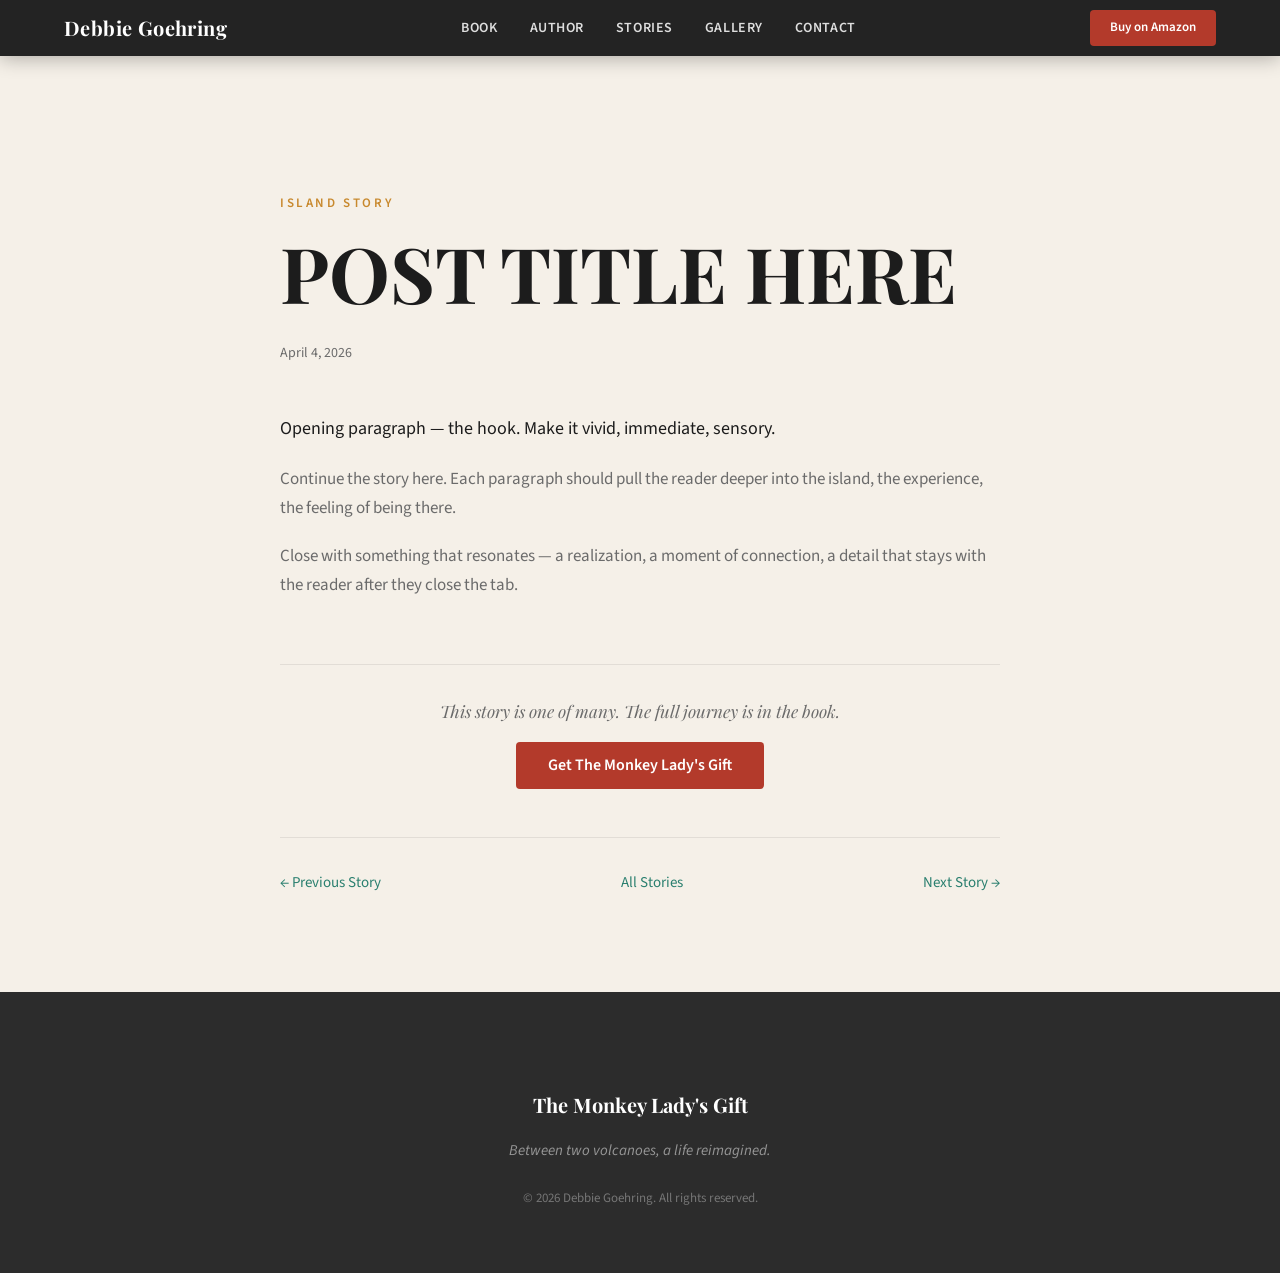
<file: blog/post-template.html>
<!DOCTYPE html>
<html lang="en">
<head>
    <!-- Google Analytics -->
    <script async src="https://www.googletagmanager.com/gtag/js?id=G-K14GWZ30X6"></script>
    <script>
        window.dataLayer = window.dataLayer || [];
        function gtag(){dataLayer.push(arguments);}
        gtag('js', new Date());
        gtag('config', 'G-K14GWZ30X6');
    </script>

    <meta charset="UTF-8">
    <meta name="viewport" content="width=device-width, initial-scale=1.0">
    <link rel="icon" type="image/svg+xml" href="../favicon.svg">
    <title>POST TITLE - Stories from Ometepe | The Monkey Lady's Gift</title>
    <meta name="description" content="POST DESCRIPTION">
    <link rel="preconnect" href="https://fonts.googleapis.com">
    <link rel="preconnect" href="https://fonts.gstatic.com" crossorigin>
    <link href="https://fonts.googleapis.com/css2?family=Playfair+Display:ital,wght@0,400;0,600;0,700;1,400&family=Source+Sans+3:wght@300;400;600;700&display=swap" rel="stylesheet">
    <link rel="stylesheet" href="../css/style.css">
    <style>
        .post { max-width: 720px; margin: 0 auto; }
        .post__header { margin-bottom: 3rem; }
        .post__date { font-size: 0.875rem; color: var(--color-ash); margin-bottom: 0.5rem; }
        .post__body p { margin-bottom: 1.25rem; color: var(--color-ash); }
        .post__body p:first-child { font-size: 1.125rem; color: var(--color-ink); }
        .post__cta { text-align: center; margin-top: 4rem; padding-top: 2rem; border-top: 1px solid rgba(0,0,0,0.08); }
        .post__cta p { font-family: var(--font-heading); font-style: italic; color: var(--color-ash); margin-bottom: 1rem; }
        .post__nav { display: flex; justify-content: space-between; margin-top: 3rem; padding-top: 2rem; border-top: 1px solid rgba(0,0,0,0.08); font-size: 0.9375rem; }
    </style>
</head>
<body data-amazon-url="https://us.amazon.com/Monkey-Ladys-Gift-Debbie-Goehring/dp/B0GTQMKD6M">

    <header class="nav nav--scrolled" id="nav">
        <div class="nav__inner container">
            <a href="../index.html" class="nav__logo">Debbie Goehring</a>
            <nav class="nav__menu" role="navigation" aria-label="Main navigation" style="display:block">
                <ul class="nav__list">
                    <li><a href="../index.html#book" class="nav__link">Book</a></li>
                    <li><a href="../index.html#author" class="nav__link">Author</a></li>
                    <li><a href="./" class="nav__link">Stories</a></li>
                    <li><a href="../index.html#gallery" class="nav__link">Gallery</a></li>
                    <li><a href="../index.html#contact" class="nav__link">Contact</a></li>
                </ul>
            </nav>
            <a href="#" class="btn btn--amazon nav__cta" data-amazon-link target="_blank" rel="noopener noreferrer">Buy on Amazon</a>
        </div>
    </header>

    <main style="padding-top: 6rem;">
        <section class="section">
            <div class="container">
                <article class="post">
                    <div class="post__header">
                        <p class="section__label">Island Story</p>
                        <h1 class="section__title">POST TITLE HERE</h1>
                        <p class="post__date">April 4, 2026</p>
                    </div>
                    <div class="post__body">
                        <p>Opening paragraph — the hook. Make it vivid, immediate, sensory.</p>
                        <p>Continue the story here. Each paragraph should pull the reader deeper into the island, the experience, the feeling of being there.</p>
                        <p>Close with something that resonates — a realization, a moment of connection, a detail that stays with the reader after they close the tab.</p>
                    </div>
                    <div class="post__cta">
                        <p>This story is one of many. The full journey is in the book.</p>
                        <a href="#" class="btn btn--amazon" data-amazon-link target="_blank" rel="noopener noreferrer">Get The Monkey Lady's Gift</a>
                    </div>
                    <div class="post__nav">
                        <a href="#">&larr; Previous Story</a>
                        <a href="./">All Stories</a>
                        <a href="#">Next Story &rarr;</a>
                    </div>
                </article>
            </div>
        </section>
    </main>

    <footer class="footer">
        <div class="container" style="text-align:center; padding: 2rem 1.5rem;">
            <p class="footer__title">The Monkey Lady's Gift</p>
            <p class="footer__tagline">Between two volcanoes, a life reimagined.</p>
            <p class="footer__copyright">&copy; 2026 Debbie Goehring. All rights reserved.</p>
        </div>
    </footer>

    <script src="../js/main.js"></script>
</body>
</html>
</file>
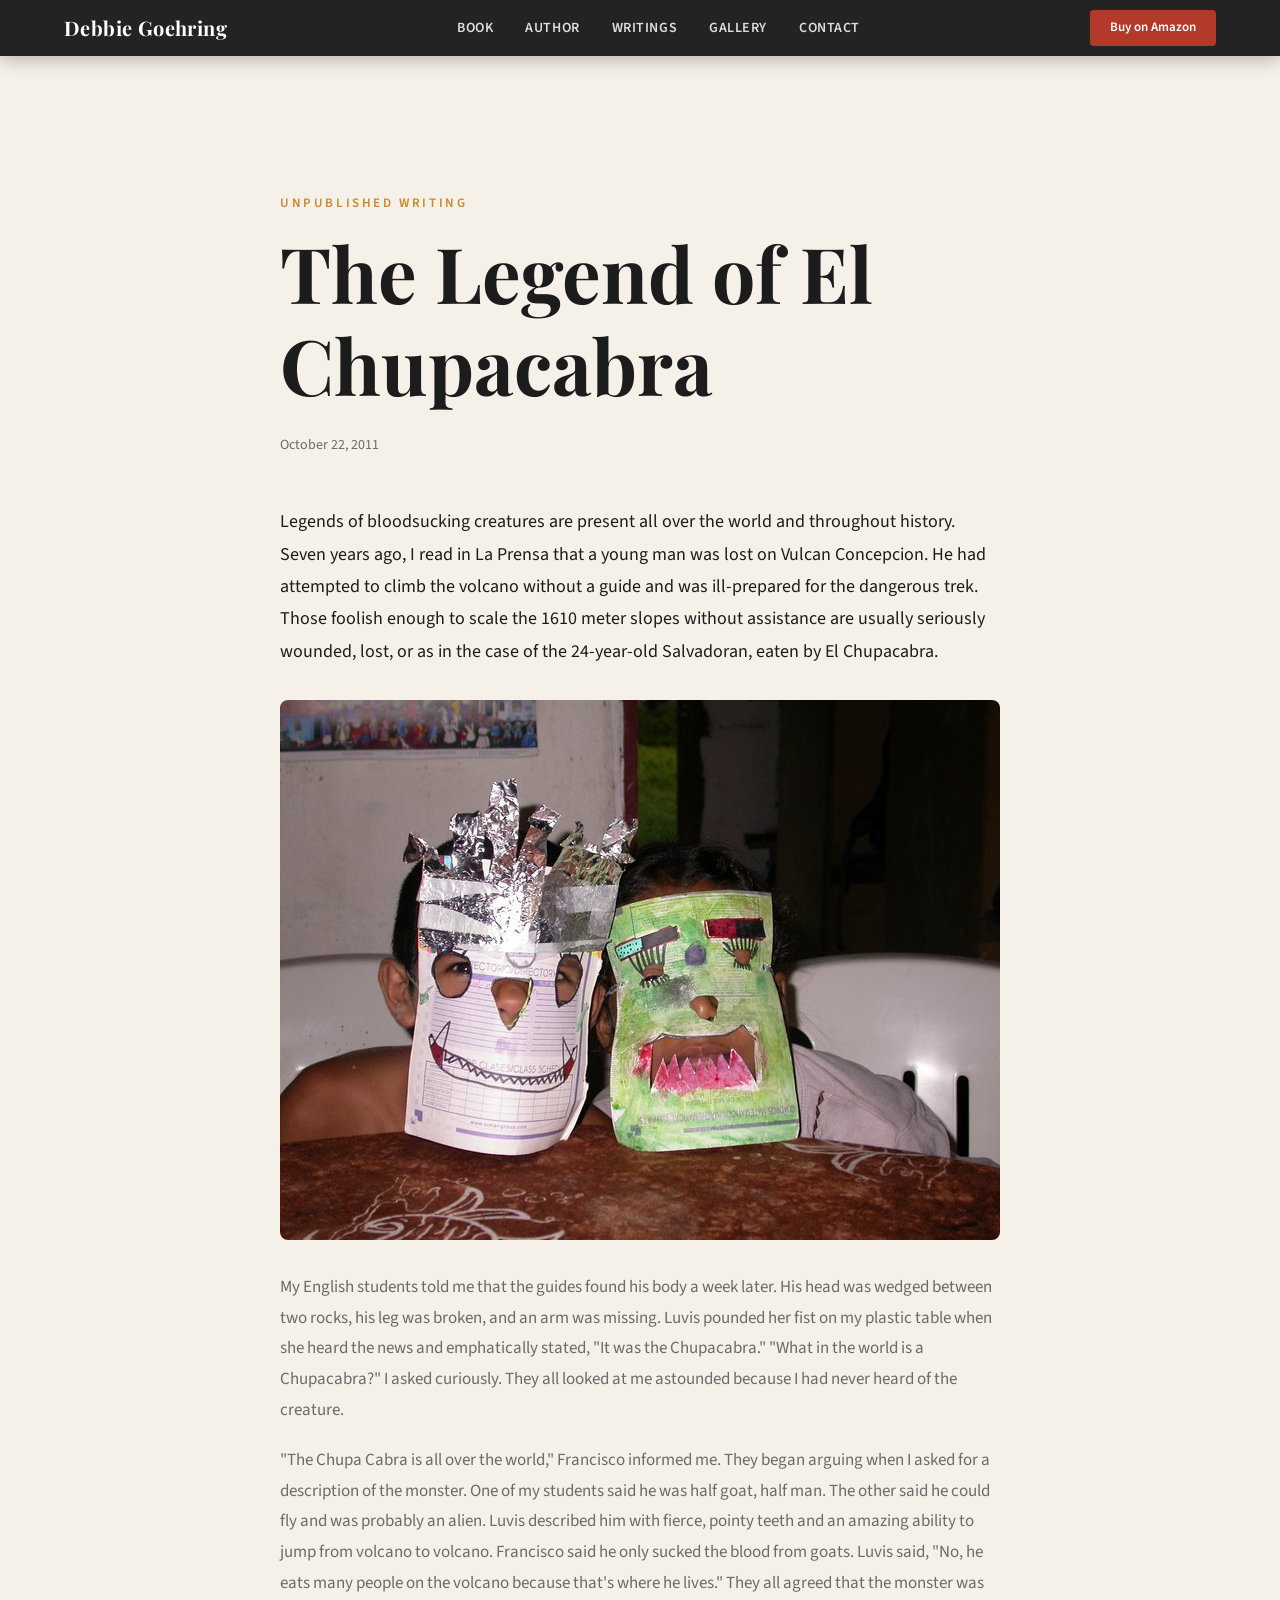
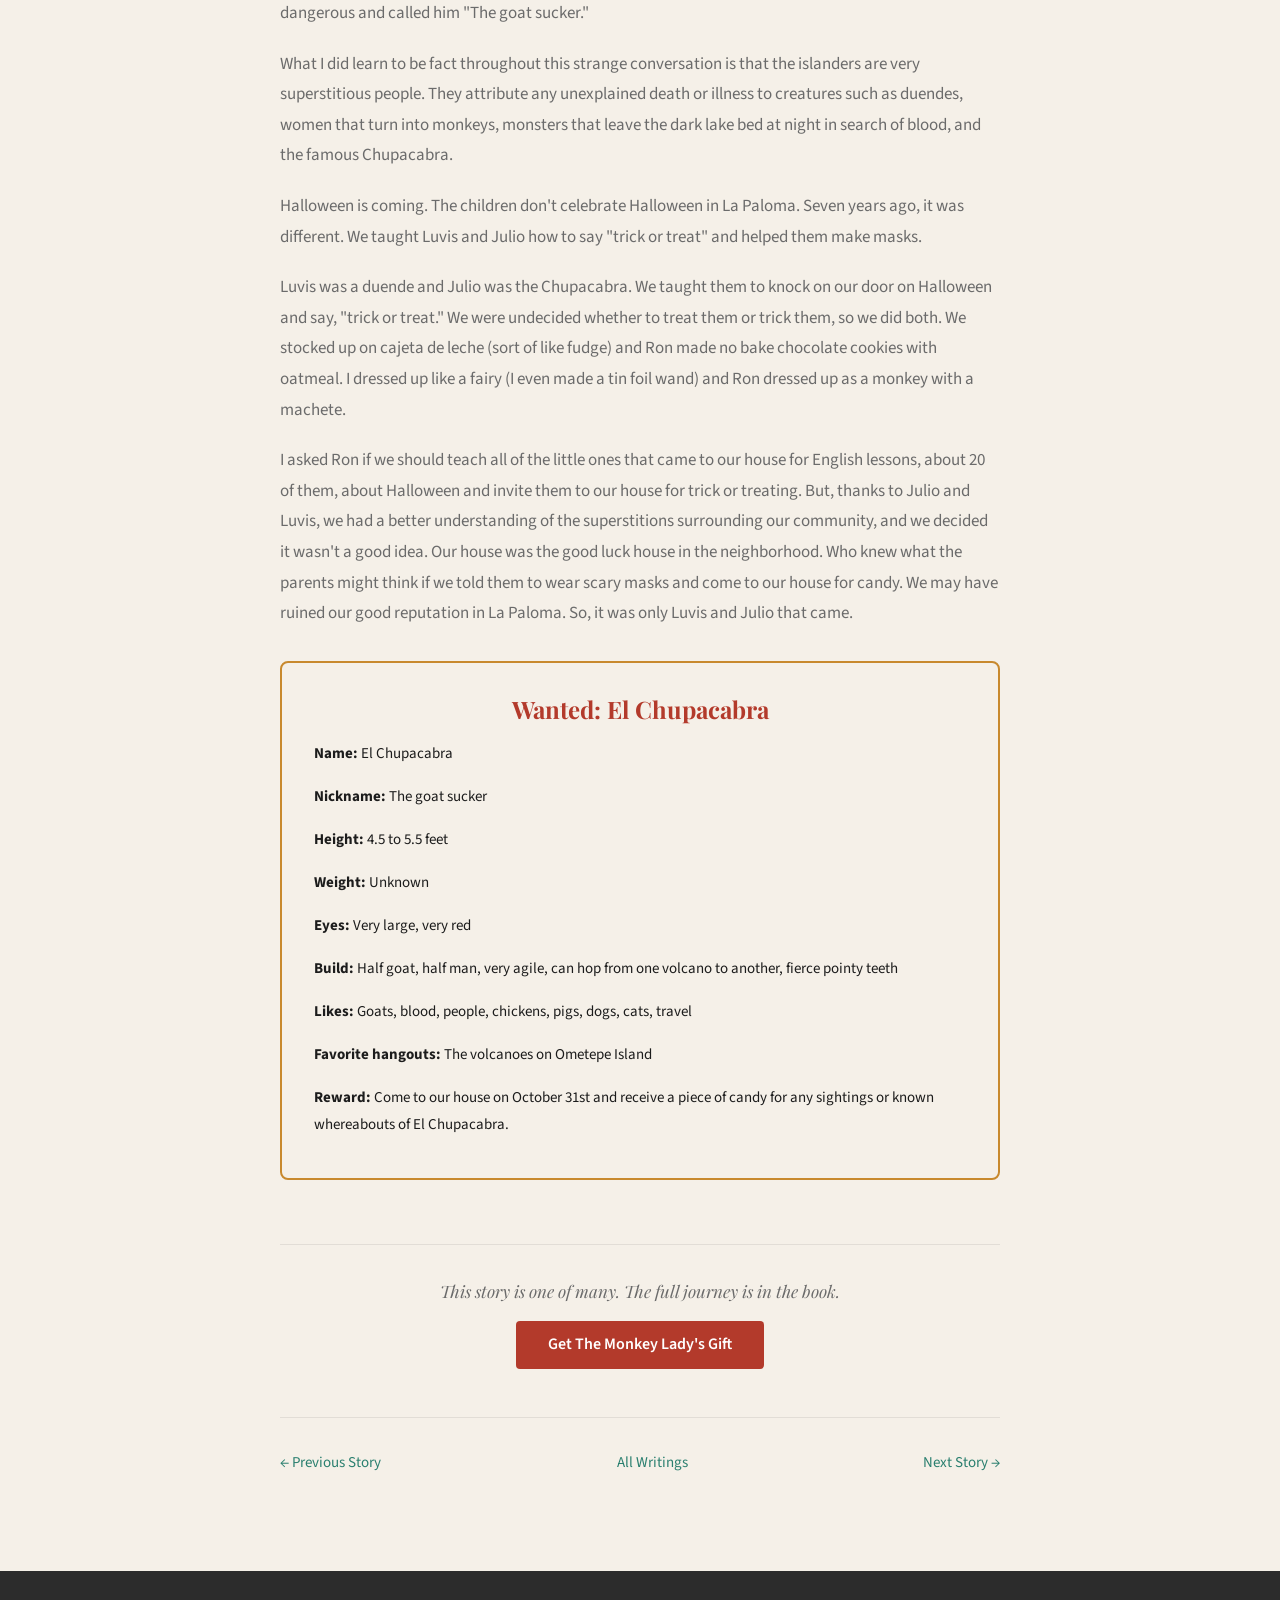
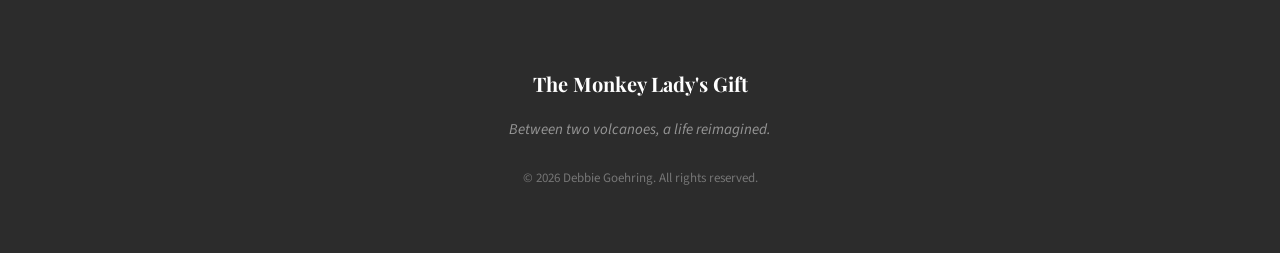
<file: blog/the-legend-of-el-chupacabra.html>
<!DOCTYPE html>
<html lang="en">
<head>
    <!-- Google Analytics -->
    <script async src="https://www.googletagmanager.com/gtag/js?id=G-K14GWZ30X6"></script>
    <script>
        window.dataLayer = window.dataLayer || [];
        function gtag(){dataLayer.push(arguments);}
        gtag('js', new Date());
        gtag('config', 'G-K14GWZ30X6');
    </script>

    <meta charset="UTF-8">
    <meta name="viewport" content="width=device-width, initial-scale=1.0">
    <link rel="icon" type="image/svg+xml" href="../favicon.svg">
    <title>The Legend of El Chupacabra - Unpublished Writings | The Monkey Lady's Gift</title>
    <meta name="description" content="Debbie Goehring explores the island legend of El Chupacabra, the goat sucker of Ometepe's volcanoes, and what Halloween looks like in a Nicaraguan village.">
    <link rel="canonical" href="https://themonkeyladysgift.com/blog/the-legend-of-el-chupacabra.html">
    <link rel="preconnect" href="https://fonts.googleapis.com">
    <link rel="preconnect" href="https://fonts.gstatic.com" crossorigin>
    <link href="https://fonts.googleapis.com/css2?family=Playfair+Display:ital,wght@0,400;0,600;0,700;1,400&family=Source+Sans+3:wght@300;400;600;700&display=swap" rel="stylesheet">
    <link rel="stylesheet" href="../css/style.css">
    <style>
        .post { max-width: 720px; margin: 0 auto; }
        .post__header { margin-bottom: 3rem; }
        .post__date { font-size: 0.875rem; color: var(--color-ash); margin-bottom: 0.5rem; }
        .post__body p { margin-bottom: 1.25rem; color: var(--color-ash); line-height: 1.8; }
        .post__body p:first-child { font-size: 1.125rem; color: var(--color-ink); }
        .post__body blockquote { font-family: var(--font-heading); font-style: italic; font-size: 1.125rem; color: var(--color-ash); border-left: 3px solid var(--color-amber); padding-left: 1.25rem; margin: 2rem 0; }
        .post__image { margin: 2rem 0; border-radius: 0.5rem; overflow: hidden; }
        .post__image img { width: 100%; height: auto; display: block; }
        .post__image figcaption { font-size: 0.8125rem; color: var(--color-ash); text-align: center; padding: 0.75rem 0; font-style: italic; }
        .post__cta { text-align: center; margin-top: 4rem; padding-top: 2rem; border-top: 1px solid rgba(0,0,0,0.08); }
        .post__cta p { font-family: var(--font-heading); font-style: italic; color: var(--color-ash); margin-bottom: 1rem; }
        .post__nav { display: flex; justify-content: space-between; margin-top: 3rem; padding-top: 2rem; border-top: 1px solid rgba(0,0,0,0.08); font-size: 0.9375rem; }
        .post__nav a { color: var(--color-teal); text-decoration: none; }
        .post__nav a:hover { text-decoration: underline; }
        .wanted-poster { background: var(--color-parchment); border: 2px solid var(--color-amber); border-radius: 0.5rem; padding: 2rem; margin: 2rem 0; font-family: var(--font-body); }
        .wanted-poster h4 { font-family: var(--font-heading); font-size: 1.5rem; text-align: center; color: var(--color-flame); margin-bottom: 1rem; }
        .wanted-poster p { margin-bottom: 0.5rem; color: var(--color-ink); font-size: 0.9375rem; }
    </style>
</head>
<body>

    <header class="nav nav--scrolled" id="nav">
        <div class="nav__inner container">
            <a href="../index.html" class="nav__logo">Debbie Goehring</a>
            <nav class="nav__menu" role="navigation" aria-label="Main navigation" style="display:block">
                <ul class="nav__list">
                    <li><a href="../index.html#book" class="nav__link">Book</a></li>
                    <li><a href="../index.html#author" class="nav__link">Author</a></li>
                    <li><a href="../index.html#writings" class="nav__link">Writings</a></li>
                    <li><a href="../index.html#gallery" class="nav__link">Gallery</a></li>
                    <li><a href="../index.html#contact" class="nav__link">Contact</a></li>
                </ul>
            </nav>
            <a href="#" class="btn btn--amazon nav__cta" data-amazon-link target="_blank" rel="noopener noreferrer">Buy on Amazon</a>
        </div>
    </header>

    <main style="padding-top: 6rem;">
        <section class="section">
            <div class="container">
                <article class="post">
                    <div class="post__header">
                        <p class="section__label">Unpublished Writing</p>
                        <h1 class="section__title">The Legend of El Chupacabra</h1>
                        <p class="post__date">October 22, 2011</p>
                    </div>
                    <div class="post__body">
                        <p>Legends of bloodsucking creatures are present all over the world and throughout history. Seven years ago, I read in La Prensa that a young man was lost on Vulcan Concepcion. He had attempted to climb the volcano without a guide and was ill-prepared for the dangerous trek. Those foolish enough to scale the 1610 meter slopes without assistance are usually seriously wounded, lost, or as in the case of the 24-year-old Salvadoran, eaten by El Chupacabra.</p>

                        <figure class="post__image">
                            <img src="../images/blog/the-legend-of-el-chupacabra-1.png" alt="Volc&aacute;n Concepci&oacute;n, home of El Chupacabra" loading="lazy">
                        </figure>

                        <p>My English students told me that the guides found his body a week later. His head was wedged between two rocks, his leg was broken, and an arm was missing. Luvis pounded her fist on my plastic table when she heard the news and emphatically stated, "It was the Chupacabra." "What in the world is a Chupacabra?" I asked curiously. They all looked at me astounded because I had never heard of the creature.</p>

                        <p>"The Chupa Cabra is all over the world," Francisco informed me. They began arguing when I asked for a description of the monster. One of my students said he was half goat, half man. The other said he could fly and was probably an alien. Luvis described him with fierce, pointy teeth and an amazing ability to jump from volcano to volcano. Francisco said he only sucked the blood from goats. Luvis said, "No, he eats many people on the volcano because that's where he lives." They all agreed that the monster was dangerous and called him "The goat sucker."</p>

                        <p>What I did learn to be fact throughout this strange conversation is that the islanders are very superstitious people. They attribute any unexplained death or illness to creatures such as duendes, women that turn into monkeys, monsters that leave the dark lake bed at night in search of blood, and the famous Chupacabra.</p>

                        <p>Halloween is coming. The children don't celebrate Halloween in La Paloma. Seven years ago, it was different. We taught Luvis and Julio how to say "trick or treat" and helped them make masks.</p>

                        <p>Luvis was a duende and Julio was the Chupacabra. We taught them to knock on our door on Halloween and say, "trick or treat." We were undecided whether to treat them or trick them, so we did both. We stocked up on cajeta de leche (sort of like fudge) and Ron made no bake chocolate cookies with oatmeal. I dressed up like a fairy (I even made a tin foil wand) and Ron dressed up as a monkey with a machete.</p>

                        <p>I asked Ron if we should teach all of the little ones that came to our house for English lessons, about 20 of them, about Halloween and invite them to our house for trick or treating. But, thanks to Julio and Luvis, we had a better understanding of the superstitions surrounding our community, and we decided it wasn't a good idea. Our house was the good luck house in the neighborhood. Who knew what the parents might think if we told them to wear scary masks and come to our house for candy. We may have ruined our good reputation in La Paloma. So, it was only Luvis and Julio that came.</p>

                        <div class="wanted-poster">
                            <h4>Wanted: El Chupacabra</h4>
                            <p><strong>Name:</strong> El Chupacabra</p>
                            <p><strong>Nickname:</strong> The goat sucker</p>
                            <p><strong>Height:</strong> 4.5 to 5.5 feet</p>
                            <p><strong>Weight:</strong> Unknown</p>
                            <p><strong>Eyes:</strong> Very large, very red</p>
                            <p><strong>Build:</strong> Half goat, half man, very agile, can hop from one volcano to another, fierce pointy teeth</p>
                            <p><strong>Likes:</strong> Goats, blood, people, chickens, pigs, dogs, cats, travel</p>
                            <p><strong>Favorite hangouts:</strong> The volcanoes on Ometepe Island</p>
                            <p><strong>Reward:</strong> Come to our house on October 31st and receive a piece of candy for any sightings or known whereabouts of El Chupacabra.</p>
                        </div>
                    </div>
                    <div class="post__cta">
                        <p>This story is one of many. The full journey is in the book.</p>
                        <a href="#" class="btn btn--amazon" data-amazon-link target="_blank" rel="noopener noreferrer">Get The Monkey Lady's Gift</a>
                    </div>
                    <div class="post__nav">
                        <a href="my-husband-the-snake-whisperer.html">&larr; Previous Story</a>
                        <a href="../index.html#writings">All Writings</a>
                        <a href="the-plowman.html">Next Story &rarr;</a>
                    </div>
                </article>
            </div>
        </section>
    </main>

    <footer class="footer">
        <div class="container" style="text-align:center; padding: 2rem 1.5rem;">
            <p class="footer__title">The Monkey Lady's Gift</p>
            <p class="footer__tagline">Between two volcanoes, a life reimagined.</p>
            <p class="footer__copyright">&copy; 2026 Debbie Goehring. All rights reserved.</p>
        </div>
    </footer>

    <script src="../js/main.js"></script>
</body>
</html>
</file>
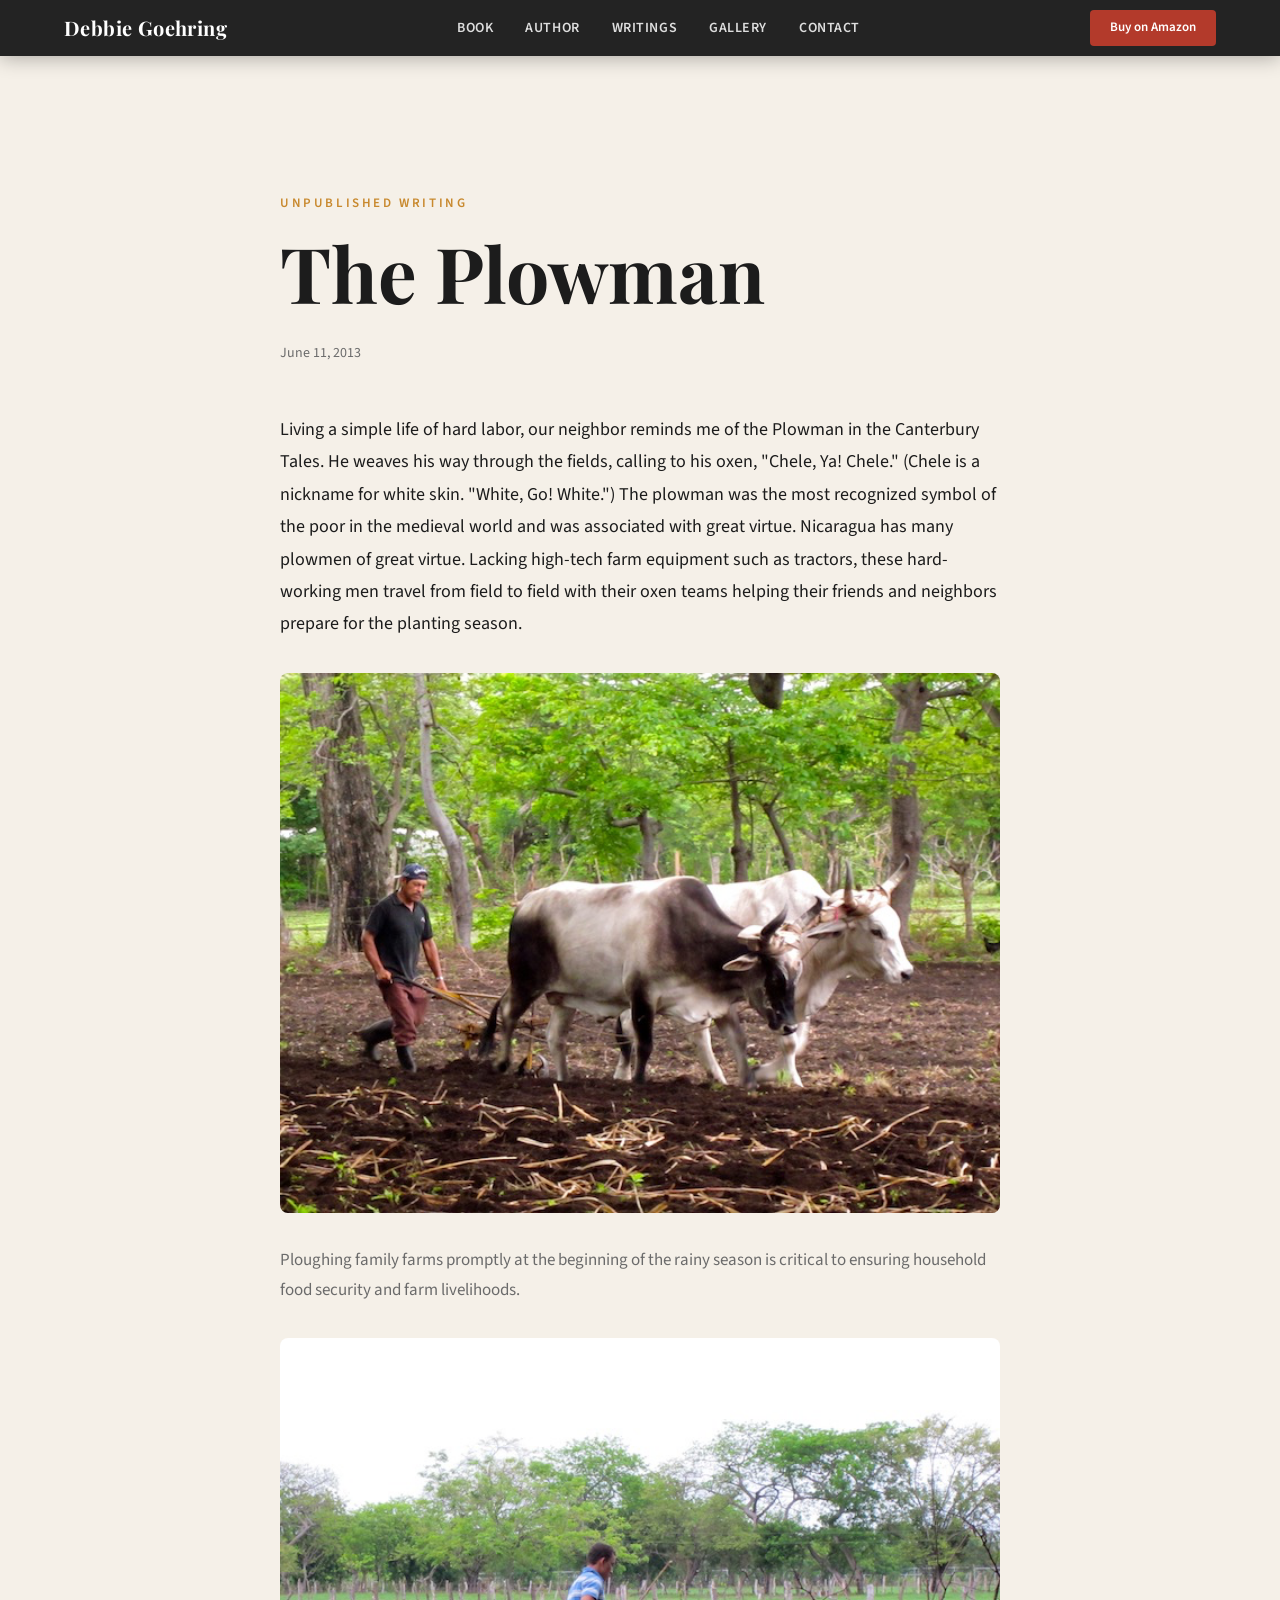
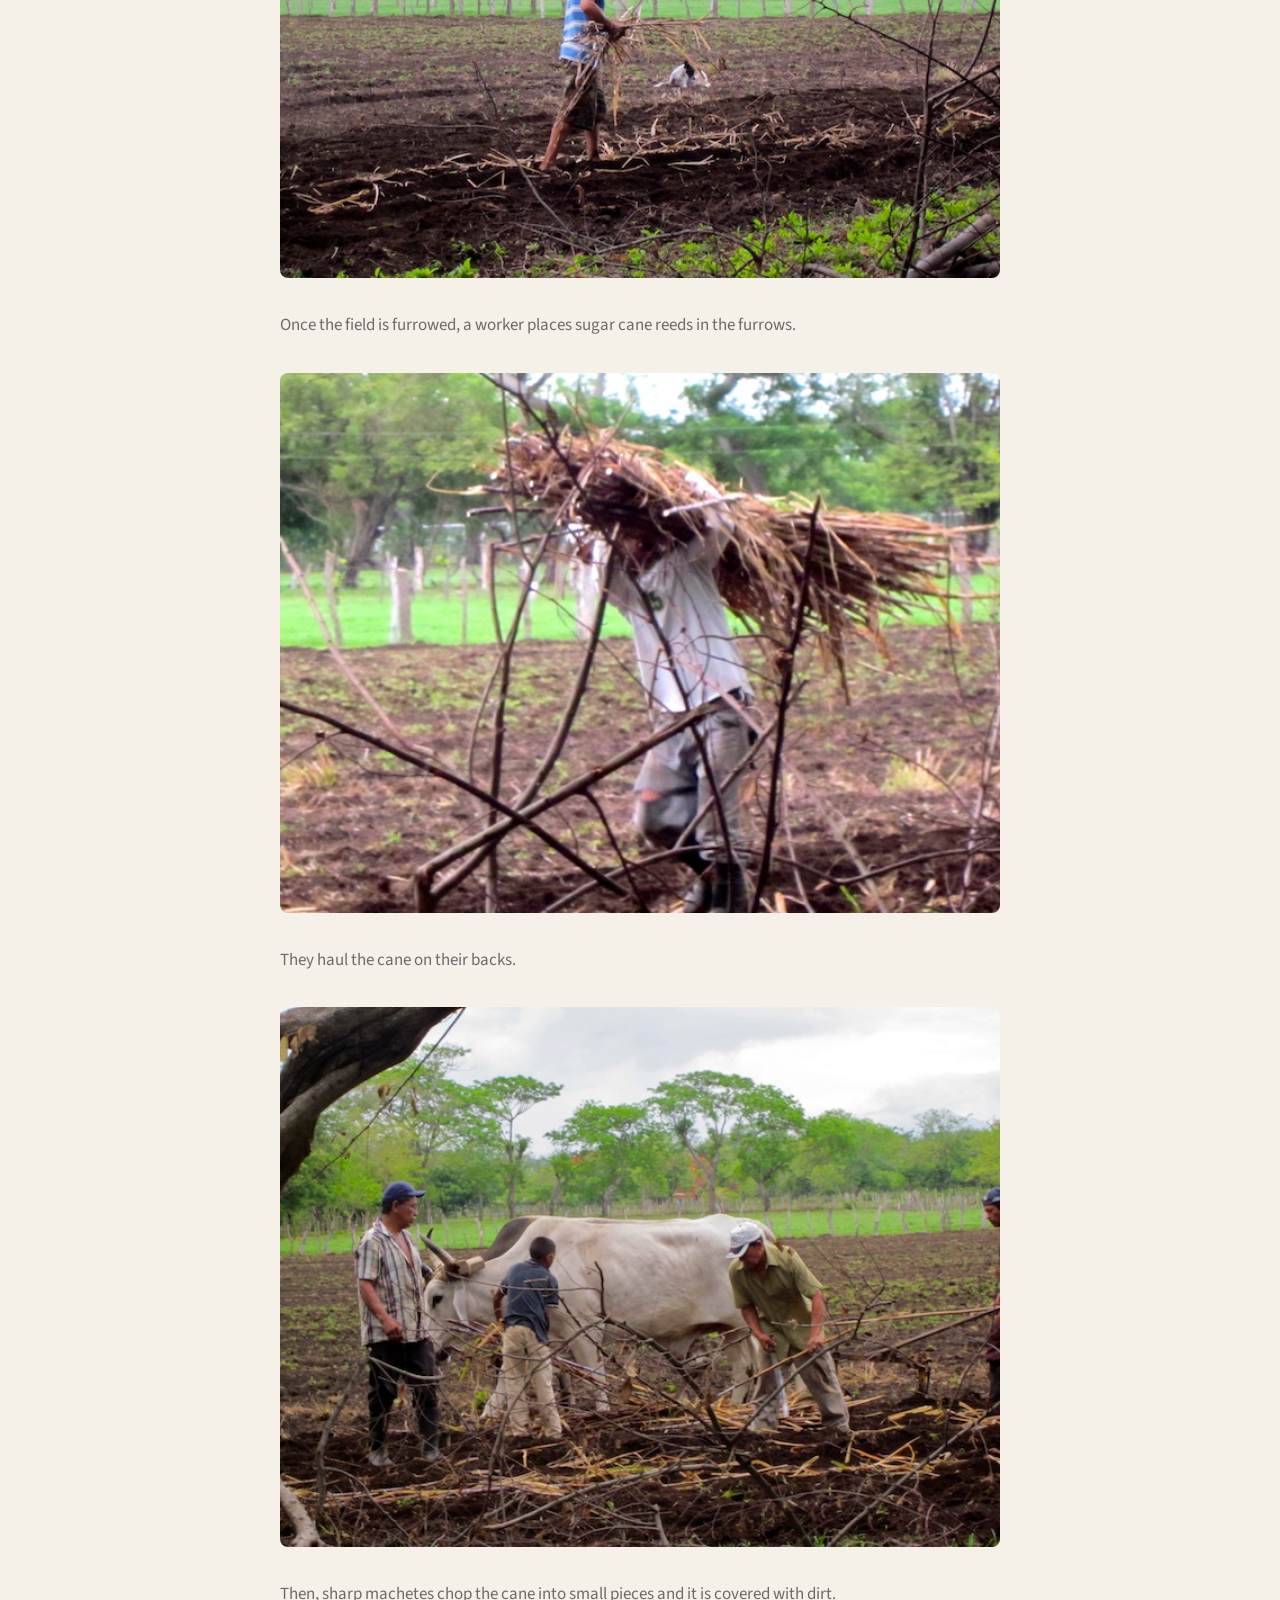
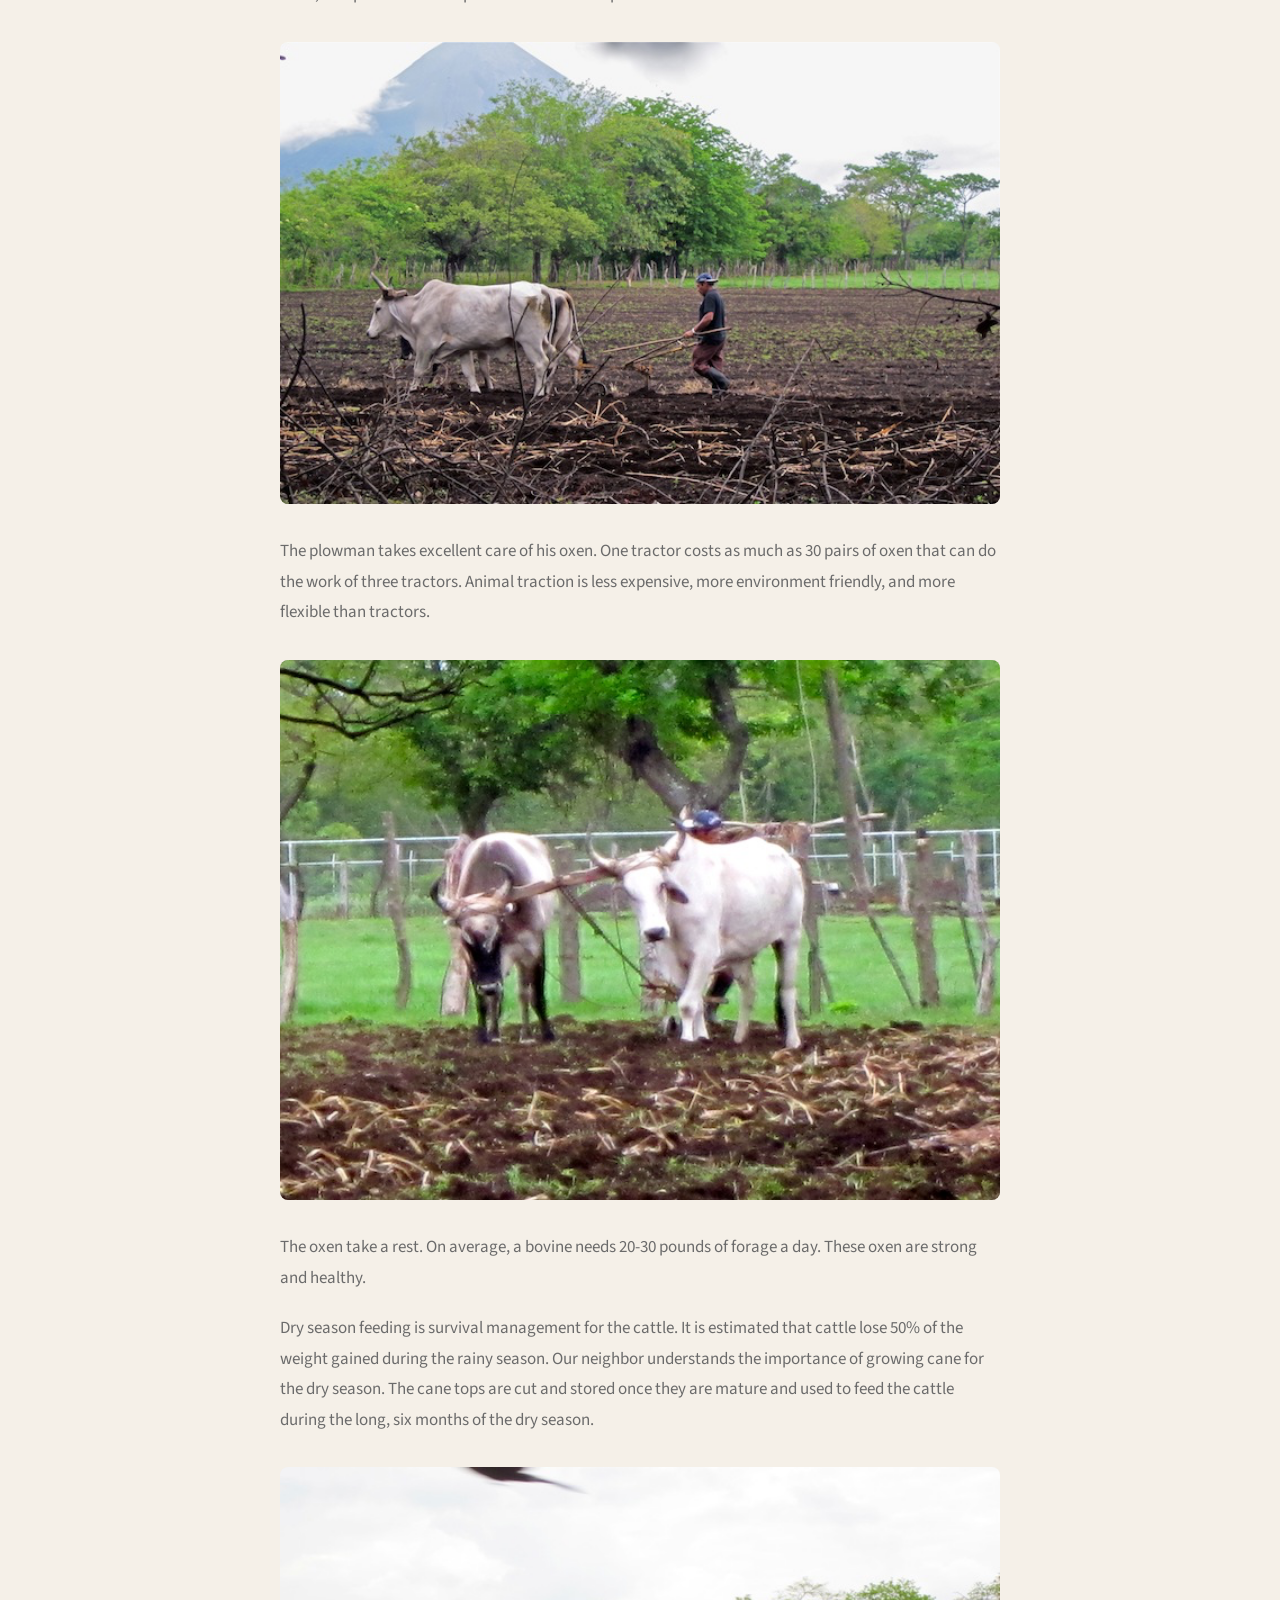
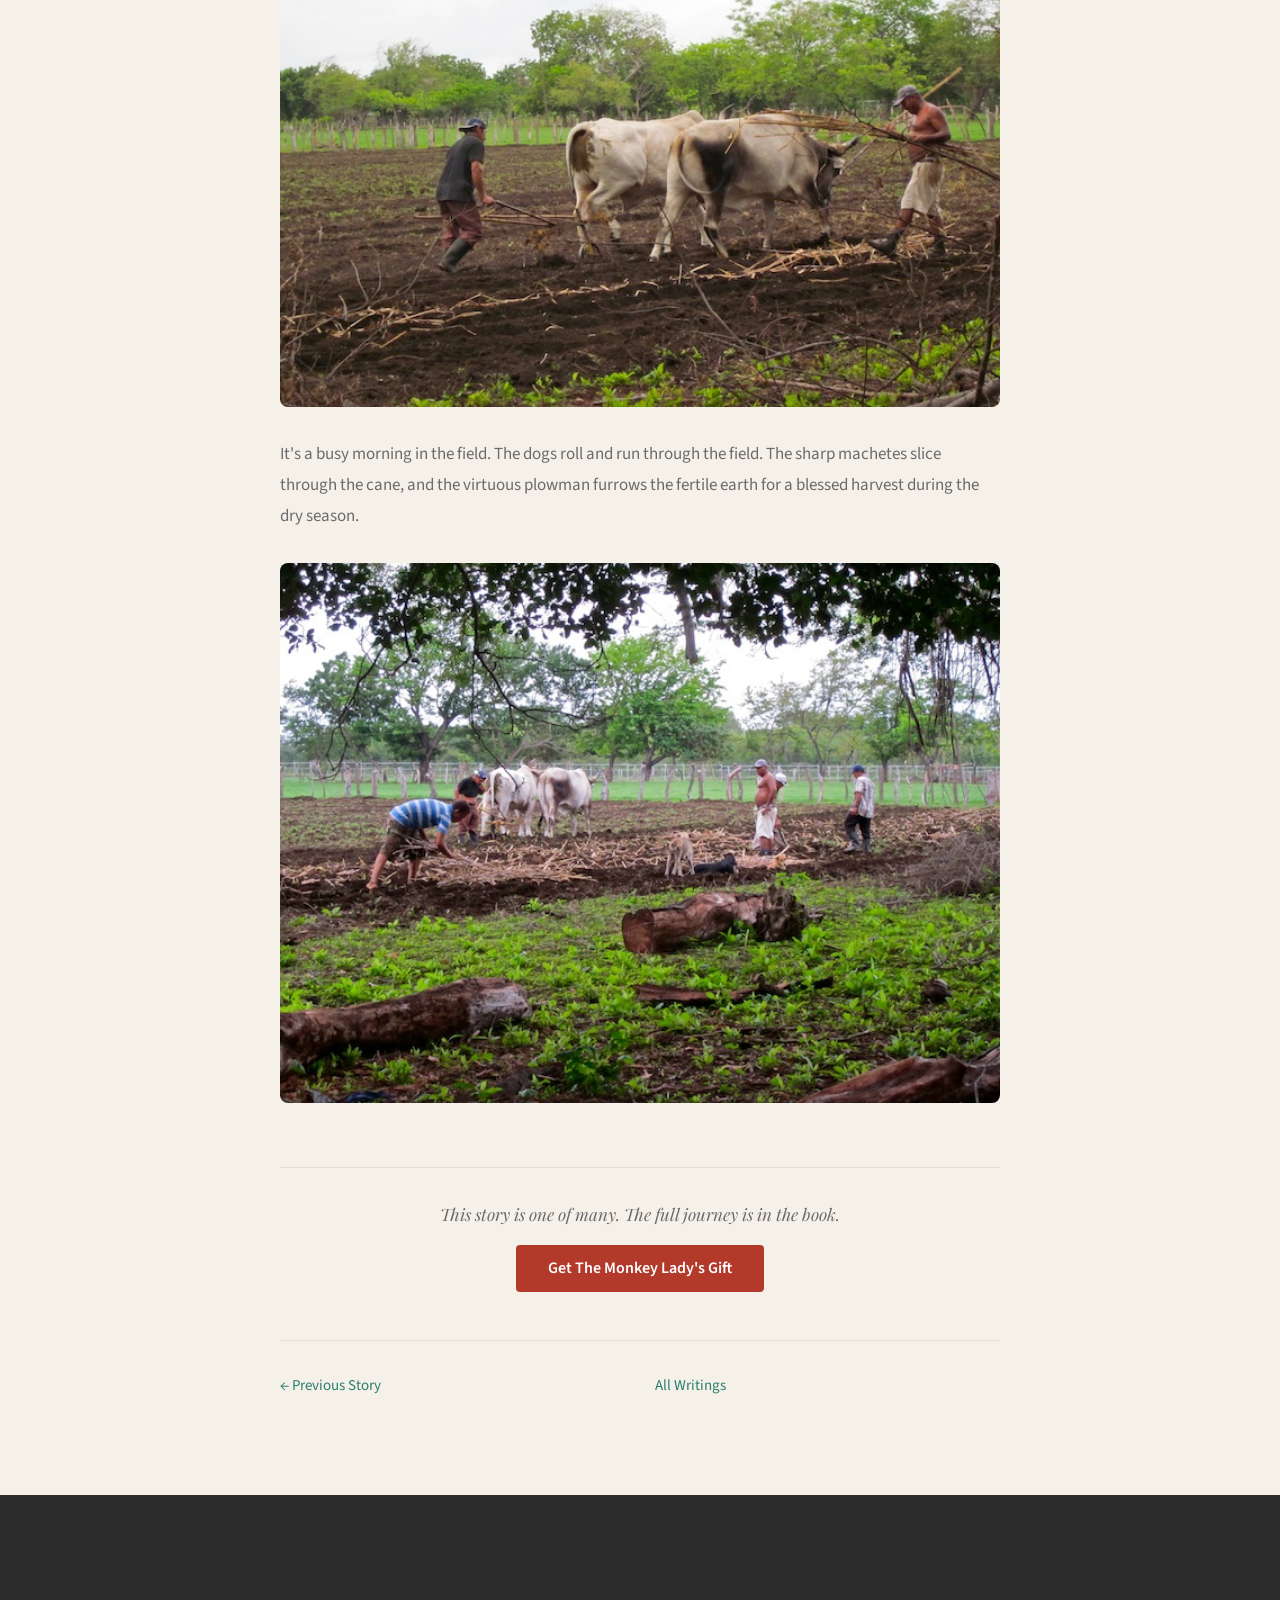
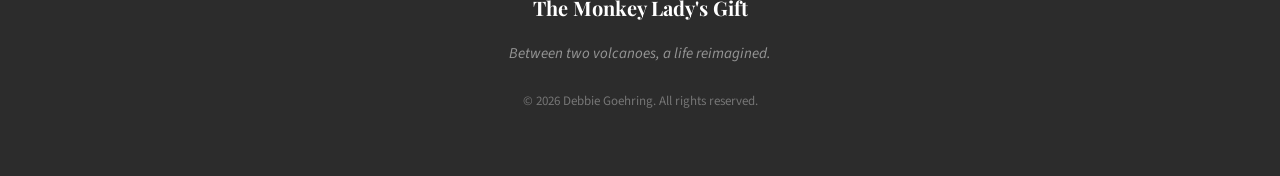
<file: blog/the-plowman.html>
<!DOCTYPE html>
<html lang="en">
<head>
    <!-- Google Analytics -->
    <script async src="https://www.googletagmanager.com/gtag/js?id=G-K14GWZ30X6"></script>
    <script>
        window.dataLayer = window.dataLayer || [];
        function gtag(){dataLayer.push(arguments);}
        gtag('js', new Date());
        gtag('config', 'G-K14GWZ30X6');
    </script>

    <meta charset="UTF-8">
    <meta name="viewport" content="width=device-width, initial-scale=1.0">
    <link rel="icon" type="image/svg+xml" href="../favicon.svg">
    <title>The Plowman - Unpublished Writings | The Monkey Lady's Gift</title>
    <meta name="description" content="Debbie Goehring watches her neighbor plow with oxen outside her bedroom window at 5 in the morning. A portrait of the virtuous plowmen of Ometepe Island, Nicaragua.">
    <link rel="canonical" href="https://themonkeyladysgift.com/blog/the-plowman.html">
    <link rel="preconnect" href="https://fonts.googleapis.com">
    <link rel="preconnect" href="https://fonts.gstatic.com" crossorigin>
    <link href="https://fonts.googleapis.com/css2?family=Playfair+Display:ital,wght@0,400;0,600;0,700;1,400&family=Source+Sans+3:wght@300;400;600;700&display=swap" rel="stylesheet">
    <link rel="stylesheet" href="../css/style.css">
    <style>
        .post { max-width: 720px; margin: 0 auto; }
        .post__header { margin-bottom: 3rem; }
        .post__date { font-size: 0.875rem; color: var(--color-ash); margin-bottom: 0.5rem; }
        .post__body p { margin-bottom: 1.25rem; color: var(--color-ash); line-height: 1.8; }
        .post__body p:first-child { font-size: 1.125rem; color: var(--color-ink); }
        .post__body blockquote { font-family: var(--font-heading); font-style: italic; font-size: 1.125rem; color: var(--color-ash); border-left: 3px solid var(--color-amber); padding-left: 1.25rem; margin: 2rem 0; }
        .post__image { margin: 2rem 0; border-radius: 0.5rem; overflow: hidden; }
        .post__image img { width: 100%; height: auto; display: block; }
        .post__image figcaption { font-size: 0.8125rem; color: var(--color-ash); text-align: center; padding: 0.75rem 0; font-style: italic; }
        .post__cta { text-align: center; margin-top: 4rem; padding-top: 2rem; border-top: 1px solid rgba(0,0,0,0.08); }
        .post__cta p { font-family: var(--font-heading); font-style: italic; color: var(--color-ash); margin-bottom: 1rem; }
        .post__nav { display: flex; justify-content: space-between; margin-top: 3rem; padding-top: 2rem; border-top: 1px solid rgba(0,0,0,0.08); font-size: 0.9375rem; }
        .post__nav a { color: var(--color-teal); text-decoration: none; }
        .post__nav a:hover { text-decoration: underline; }
    </style>
</head>
<body>

    <header class="nav nav--scrolled" id="nav">
        <div class="nav__inner container">
            <a href="../index.html" class="nav__logo">Debbie Goehring</a>
            <nav class="nav__menu" role="navigation" aria-label="Main navigation" style="display:block">
                <ul class="nav__list">
                    <li><a href="../index.html#book" class="nav__link">Book</a></li>
                    <li><a href="../index.html#author" class="nav__link">Author</a></li>
                    <li><a href="../index.html#writings" class="nav__link">Writings</a></li>
                    <li><a href="../index.html#gallery" class="nav__link">Gallery</a></li>
                    <li><a href="../index.html#contact" class="nav__link">Contact</a></li>
                </ul>
            </nav>
            <a href="#" class="btn btn--amazon nav__cta" data-amazon-link target="_blank" rel="noopener noreferrer">Buy on Amazon</a>
        </div>
    </header>

    <main style="padding-top: 6rem;">
        <section class="section">
            <div class="container">
                <article class="post">
                    <div class="post__header">
                        <p class="section__label">Unpublished Writing</p>
                        <h1 class="section__title">The Plowman</h1>
                        <p class="post__date">June 11, 2013</p>
                    </div>
                    <div class="post__body">
                        <p>Living a simple life of hard labor, our neighbor reminds me of the Plowman in the Canterbury Tales. He weaves his way through the fields, calling to his oxen, "Chele, Ya! Chele." (Chele is a nickname for white skin. "White, Go! White.") The plowman was the most recognized symbol of the poor in the medieval world and was associated with great virtue. Nicaragua has many plowmen of great virtue. Lacking high-tech farm equipment such as tractors, these hard-working men travel from field to field with their oxen teams helping their friends and neighbors prepare for the planting season.</p>

                        <figure class="post__image">
                            <img src="../images/blog/the-plowman-1.png" alt="The plowman and his oxen working the field" loading="lazy">
                        </figure>

                        <p>Ploughing family farms promptly at the beginning of the rainy season is critical to ensuring household food security and farm livelihoods.</p>

                        <figure class="post__image">
                            <img src="../images/blog/the-plowman-2.png" alt="Furrowed fields ready for planting" loading="lazy">
                        </figure>

                        <p>Once the field is furrowed, a worker places sugar cane reeds in the furrows.</p>

                        <figure class="post__image">
                            <img src="../images/blog/the-plowman-3.png" alt="Workers placing sugar cane reeds in the furrows" loading="lazy">
                        </figure>

                        <p>They haul the cane on their backs.</p>

                        <figure class="post__image">
                            <img src="../images/blog/the-plowman-4.png" alt="A worker hauling sugar cane on his back" loading="lazy">
                        </figure>

                        <p>Then, sharp machetes chop the cane into small pieces and it is covered with dirt.</p>

                        <figure class="post__image">
                            <img src="../images/blog/the-plowman-5.png" alt="Chopping cane with machetes" loading="lazy">
                        </figure>

                        <p>The plowman takes excellent care of his oxen. One tractor costs as much as 30 pairs of oxen that can do the work of three tractors. Animal traction is less expensive, more environment friendly, and more flexible than tractors.</p>

                        <figure class="post__image">
                            <img src="../images/blog/the-plowman-6.png" alt="The oxen resting in the field" loading="lazy">
                        </figure>

                        <p>The oxen take a rest. On average, a bovine needs 20-30 pounds of forage a day. These oxen are strong and healthy.</p>

                        <p>Dry season feeding is survival management for the cattle. It is estimated that cattle lose 50% of the weight gained during the rainy season. Our neighbor understands the importance of growing cane for the dry season. The cane tops are cut and stored once they are mature and used to feed the cattle during the long, six months of the dry season.</p>

                        <figure class="post__image">
                            <img src="../images/blog/the-plowman-7.png" alt="Dogs running through the freshly plowed field" loading="lazy">
                        </figure>

                        <p>It's a busy morning in the field. The dogs roll and run through the field. The sharp machetes slice through the cane, and the virtuous plowman furrows the fertile earth for a blessed harvest during the dry season.</p>

                        <figure class="post__image">
                            <img src="../images/blog/the-plowman-8.png" alt="The plowman at work in the morning light" loading="lazy">
                        </figure>
                    </div>
                    <div class="post__cta">
                        <p>This story is one of many. The full journey is in the book.</p>
                        <a href="#" class="btn btn--amazon" data-amazon-link target="_blank" rel="noopener noreferrer">Get The Monkey Lady's Gift</a>
                    </div>
                    <div class="post__nav">
                        <a href="the-legend-of-el-chupacabra.html">&larr; Previous Story</a>
                        <a href="../index.html#writings">All Writings</a>
                        <span></span>
                    </div>
                </article>
            </div>
        </section>
    </main>

    <footer class="footer">
        <div class="container" style="text-align:center; padding: 2rem 1.5rem;">
            <p class="footer__title">The Monkey Lady's Gift</p>
            <p class="footer__tagline">Between two volcanoes, a life reimagined.</p>
            <p class="footer__copyright">&copy; 2026 Debbie Goehring. All rights reserved.</p>
        </div>
    </footer>

    <script src="../js/main.js"></script>
</body>
</html>
</file>
<file: css/style.css>
/* ============================================
   The Monkey Lady's Gift — Main Stylesheet
   ============================================ */

/* ----- Custom Properties ----- */
:root {
    --color-charcoal: #2C2C2C;
    --color-amber: #C8892E;
    --color-teal: #2A7F6F;
    --color-parchment: #F5F0E8;
    --color-jungle: #1A2E2A;
    --color-ink: #1C1C1C;
    --color-ash: #6B6B6B;
    --color-flame: #B33A2B;
    --color-flame-hover: #9A3024;
    --color-white: #FAFAF8;
    --color-amazon-orange: #FF9900;

    --font-heading: 'Playfair Display', Georgia, 'Times New Roman', serif;
    --font-body: 'Source Sans 3', 'Segoe UI', Roboto, sans-serif;

    --container-max: 1200px;
    --container-narrow: 900px;
    --section-padding: 6rem 0;
    --section-padding-mobile: 4rem 0;

    --transition: 0.3s ease;
    --shadow-soft: 0 4px 20px rgba(0, 0, 0, 0.1);
    --shadow-strong: 0 8px 40px rgba(0, 0, 0, 0.2);
}

/* ----- Reset ----- */
*,
*::before,
*::after {
    margin: 0;
    padding: 0;
    box-sizing: border-box;
}

html {
    scroll-behavior: smooth;
    scroll-padding-top: 80px;
}

body {
    font-family: var(--font-body);
    font-size: 1.0625rem;
    line-height: 1.7;
    color: var(--color-ink);
    background-color: var(--color-parchment);
    -webkit-font-smoothing: antialiased;
    -moz-osx-font-smoothing: grayscale;
}

img {
    max-width: 100%;
    height: auto;
    display: block;
}

a {
    color: var(--color-teal);
    text-decoration: none;
    transition: color var(--transition);
}

a:hover {
    color: var(--color-amber);
}

ul {
    list-style: none;
}

/* ----- Skip Link ----- */
.skip-link {
    position: absolute;
    top: -100%;
    left: 1rem;
    background: var(--color-flame);
    color: white;
    padding: 0.5rem 1rem;
    z-index: 10000;
    border-radius: 0 0 4px 4px;
    font-weight: 600;
}

.skip-link:focus {
    top: 0;
    color: white;
}

/* ----- Typography ----- */
h1, h2, h3, h4, h5, h6 {
    font-family: var(--font-heading);
    font-weight: 700;
    line-height: 1.2;
}

h1 { font-size: clamp(2.5rem, 6vw, 5rem); }
h2 { font-size: clamp(1.8rem, 4vw, 3rem); }
h3 { font-size: clamp(1.3rem, 2.5vw, 1.75rem); }

p + p {
    margin-top: 1rem;
}

blockquote {
    font-family: var(--font-heading);
    font-style: italic;
    font-size: 1.25rem;
    border-left: 3px solid var(--color-amber);
    padding-left: 1.5rem;
    margin: 1.5rem 0;
    color: var(--color-ash);
}

/* ----- Layout ----- */
.container {
    max-width: var(--container-max);
    margin: 0 auto;
    padding: 0 1.5rem;
}

.section {
    padding: var(--section-padding-mobile);
}

.section--dark {
    background-color: var(--color-jungle);
    color: var(--color-white);
}

.section--dark-alt {
    background-color: var(--color-charcoal);
    color: var(--color-white);
}

.section__label {
    font-family: var(--font-body);
    font-size: 0.8125rem;
    font-weight: 600;
    letter-spacing: 0.2em;
    text-transform: uppercase;
    color: var(--color-amber);
    margin-bottom: 0.75rem;
}

.section__label--light {
    color: var(--color-amber);
}

.section__title {
    margin-bottom: 1.5rem;
    color: var(--color-ink);
}

.section__title--light {
    color: var(--color-white);
}

.section__intro {
    font-size: 1.125rem;
    color: var(--color-ash);
    max-width: 700px;
    margin-bottom: 3rem;
}

.section--dark .section__intro,
.section--dark-alt .section__intro {
    color: rgba(255, 255, 255, 0.7);
}

/* ----- Buttons ----- */
.btn {
    display: inline-flex;
    align-items: center;
    gap: 0.5rem;
    padding: 0.875rem 2rem;
    font-family: var(--font-body);
    font-size: 1rem;
    font-weight: 600;
    border: none;
    border-radius: 4px;
    cursor: pointer;
    transition: all var(--transition);
    text-decoration: none;
    line-height: 1.2;
}

.btn--primary {
    background-color: var(--color-flame);
    color: white;
}

.btn--primary:hover {
    background-color: var(--color-flame-hover);
    color: white;
    transform: translateY(-1px);
    box-shadow: var(--shadow-soft);
}

.btn--amazon {
    background-color: var(--color-flame);
    color: white;
}

.btn--amazon:hover {
    background-color: var(--color-flame-hover);
    color: white;
    transform: translateY(-1px);
    box-shadow: var(--shadow-soft);
}

/* ----- Navigation ----- */
.nav {
    position: fixed;
    top: 0;
    left: 0;
    right: 0;
    z-index: 1000;
    padding: 1rem 0;
    transition: all var(--transition);
    background: transparent;
}

.nav--scrolled {
    background: rgba(28, 28, 28, 0.97);
    padding: 0.625rem 0;
    box-shadow: 0 2px 20px rgba(0, 0, 0, 0.3);
    backdrop-filter: blur(10px);
}

.nav__inner {
    display: flex;
    align-items: center;
    justify-content: space-between;
    gap: 1rem;
}

.nav__logo {
    font-family: var(--font-heading);
    font-size: 1.25rem;
    font-weight: 700;
    color: white;
    white-space: nowrap;
    letter-spacing: 0.02em;
}

.nav__logo:hover {
    color: var(--color-amber);
}

.nav__menu {
    display: none;
}

.nav__list {
    display: flex;
    align-items: center;
    gap: 1.75rem;
}

.nav__link {
    font-size: 0.875rem;
    font-weight: 600;
    color: rgba(255, 255, 255, 0.85);
    letter-spacing: 0.04em;
    text-transform: uppercase;
    white-space: nowrap;
    position: relative;
}

.nav__link::after {
    content: '';
    position: absolute;
    bottom: -4px;
    left: 0;
    width: 0;
    height: 2px;
    background: var(--color-amber);
    transition: width var(--transition);
}

.nav__link:hover {
    color: white;
}

.nav__link:hover::after {
    width: 100%;
}

.nav__cta {
    padding: 0.625rem 1.25rem;
    font-size: 0.8125rem;
    white-space: nowrap;
}

.nav__hamburger {
    display: flex;
    flex-direction: column;
    justify-content: center;
    gap: 5px;
    width: 28px;
    height: 28px;
    background: none;
    border: none;
    cursor: pointer;
    padding: 0;
    z-index: 1001;
}

.nav__hamburger span {
    display: block;
    width: 100%;
    height: 2px;
    background: white;
    border-radius: 2px;
    transition: all var(--transition);
}

.nav__hamburger[aria-expanded="true"] span:nth-child(1) {
    transform: rotate(45deg) translate(5px, 5px);
}

.nav__hamburger[aria-expanded="true"] span:nth-child(2) {
    opacity: 0;
}

.nav__hamburger[aria-expanded="true"] span:nth-child(3) {
    transform: rotate(-45deg) translate(5px, -5px);
}

/* Mobile menu open state */
.nav--open .nav__menu {
    display: flex;
    position: fixed;
    top: 0;
    left: 0;
    right: 0;
    bottom: 0;
    background: rgba(26, 46, 42, 0.98);
    flex-direction: column;
    align-items: center;
    justify-content: center;
    z-index: 999;
}

.nav--open .nav__list {
    flex-direction: column;
    gap: 2rem;
}

.nav--open .nav__link {
    font-size: 1.25rem;
}

/* ----- Hero Section ----- */
.hero {
    position: relative;
    min-height: 100vh;
    display: flex;
    align-items: flex-end;
    justify-content: center;
    padding-bottom: 12vh;
    background-color: var(--color-charcoal);
    background-image:
        linear-gradient(135deg,
            rgba(26, 46, 42, 0.65) 0%,
            rgba(44, 44, 44, 0.55) 50%,
            rgba(26, 46, 42, 0.6) 100%),
        linear-gradient(to bottom,
            rgba(28, 28, 28, 0.3) 0%,
            rgba(28, 28, 28, 0.5) 60%,
            rgba(28, 28, 28, 0.85) 100%),
        url('../images/gallery/IMG_0621.JPG');
    background-size: cover;
    background-position: center;
    background-attachment: scroll;
    overflow: hidden;
}

.hero__overlay {
    position: absolute;
    inset: 0;
    background: linear-gradient(
        to bottom,
        rgba(26, 46, 42, 0.25) 0%,
        rgba(28, 28, 28, 0.35) 40%,
        rgba(28, 28, 28, 0.85) 100%
    );
}

.hero__content {
    position: relative;
    z-index: 1;
    text-align: center;
    color: white;
    animation: fadeInUp 1s ease-out;
}

.hero__subtitle {
    font-family: var(--font-body);
    font-size: 0.8125rem;
    font-weight: 600;
    letter-spacing: 0.3em;
    text-transform: uppercase;
    color: var(--color-amber);
    margin-bottom: 1.5rem;
}

.hero__title {
    font-size: clamp(2.75rem, 7vw, 5.5rem);
    font-weight: 800;
    line-height: 1.05;
    margin-bottom: 1rem;
    text-shadow: 0 2px 40px rgba(0, 0, 0, 0.3);
}

.hero__author {
    font-family: var(--font-heading);
    font-size: clamp(1.125rem, 2.5vw, 1.5rem);
    font-style: italic;
    font-weight: 400;
    color: rgba(255, 255, 255, 0.85);
    margin-bottom: 0.75rem;
}

.hero__tagline {
    font-family: var(--font-body);
    font-size: 1.125rem;
    font-weight: 300;
    color: rgba(255, 255, 255, 0.7);
    margin-bottom: 2.5rem;
    letter-spacing: 0.02em;
}

.hero__cta {
    font-size: 1.125rem;
    padding: 1rem 2.5rem;
}

/* Hero split layout with book cover */
.hero__content--split {
    display: flex;
    flex-direction: column;
    align-items: center;
    gap: 2rem;
}

.hero__text {
    text-align: center;
}

.hero__book-cover {
    flex-shrink: 0;
}

.hero__cover-img {
    width: 200px;
    height: auto;
    border-radius: 4px;
    box-shadow: 0 8px 40px rgba(0, 0, 0, 0.5), 0 0 0 1px rgba(255, 255, 255, 0.1);
    transition: transform 0.4s ease;
}

.hero__cover-img:hover {
    transform: scale(1.03);
}

.hero__scroll-indicator {
    position: absolute;
    bottom: 2rem;
    left: 50%;
    transform: translateX(-50%);
    z-index: 1;
}

.hero__scroll-indicator span {
    display: block;
    width: 24px;
    height: 24px;
    border-bottom: 2px solid rgba(255, 255, 255, 0.4);
    border-right: 2px solid rgba(255, 255, 255, 0.4);
    transform: rotate(45deg);
    animation: scrollBounce 2s infinite;
}

/* ----- Book Section ----- */
.book {
    background-color: var(--color-parchment);
}

.book__grid {
    display: grid;
    gap: 3rem;
    align-items: center;
}

.book__cover-wrapper {
    max-width: 350px;
    margin: 0 auto;
    border-radius: 4px;
    overflow: hidden;
    display: inline-block;
    line-height: 0;
}

.book__cover-wrapper img {
    display: block;
    width: 100%;
    height: auto;
    border-radius: 4px;
    box-shadow: 10px 10px 30px rgba(0, 0, 0, 0.2);
}

.book__description p {
    color: var(--color-ash);
}

.book__description p:first-child {
    font-size: 1.25rem;
    font-weight: 400;
    color: var(--color-ink);
    font-family: var(--font-heading);
    font-style: italic;
}

.book__details .btn {
    margin-top: 2rem;
}

/* ----- Author Section ----- */
.author__grid {
    display: grid;
    gap: 3rem;
    align-items: start;
}

.author__photo {
    max-width: 400px;
    margin: 0 auto;
}

.author__photo img {
    width: 100%;
    border-radius: 8px;
    display: block;
    box-shadow: 0 4px 20px rgba(0, 0, 0, 0.3);
}

.author__photo .placeholder {
    border-radius: 8px;
}

.author__bio p {
    color: rgba(255, 255, 255, 0.8);
}

.author__bio p:first-of-type {
    font-size: 1.125rem;
    color: rgba(255, 255, 255, 0.95);
}

/* ----- Stories Section ----- */
.stories__grid {
    display: grid;
    gap: 2rem;
}

.story-card {
    background: white;
    border-radius: 8px;
    overflow: hidden;
    box-shadow: var(--shadow-soft);
    transition: transform var(--transition), box-shadow var(--transition);
}

.story-card:hover {
    transform: translateY(-4px);
    box-shadow: var(--shadow-strong);
}

.story-card__image {
    height: 200px;
    overflow: hidden;
}

.story-card__image img {
    width: 100%;
    height: 100%;
    object-fit: cover;
    display: block;
}

.story-card__tag {
    display: inline-block;
    padding: 0.25rem 0.75rem;
    margin: 1.25rem 1.25rem 0.75rem;
    font-size: 0.6875rem;
    font-weight: 700;
    letter-spacing: 0.1em;
    text-transform: uppercase;
    border-radius: 3px;
}

.story-card__tag--excerpt {
    background: rgba(42, 127, 111, 0.1);
    color: var(--color-teal);
}

.story-card__tag--story {
    background: rgba(200, 137, 46, 0.1);
    color: var(--color-amber);
}

.story-card__title {
    padding: 0 1.25rem;
    margin-bottom: 0.75rem;
}

.story-card__excerpt {
    padding: 0 1.25rem;
    color: var(--color-ash);
    font-size: 0.9375rem;
    line-height: 1.65;
}

.story-card__toggle {
    display: inline-block;
    margin: 1rem 1.25rem 1.25rem;
    padding: 0;
    background: none;
    border: none;
    font-family: var(--font-body);
    font-size: 0.875rem;
    font-weight: 600;
    color: var(--color-teal);
    cursor: pointer;
    transition: color var(--transition);
}

.story-card__toggle:hover {
    color: var(--color-amber);
}

.story-card__full {
    padding: 0 1.25rem 1.25rem;
    color: var(--color-ash);
    font-size: 0.9375rem;
    line-height: 1.65;
    border-top: 1px solid rgba(0, 0, 0, 0.06);
    margin-top: 0.5rem;
    padding-top: 1rem;
}

/* Stories CTA Card */
.stories__cta-card {
    background: var(--color-jungle);
    border-radius: 8px;
    padding: 2.5rem;
    display: flex;
    flex-direction: column;
    align-items: center;
    justify-content: center;
    text-align: center;
    min-height: 200px;
}

.stories__cta-text {
    font-family: var(--font-heading);
    font-size: 1.5rem;
    font-weight: 600;
    color: white;
    margin-bottom: 1.5rem;
    line-height: 1.4;
}

/* ----- Gallery Section ----- */
.gallery__grid {
    display: grid;
    grid-template-columns: repeat(2, 1fr);
    gap: 0.75rem;
}

.gallery__item {
    cursor: pointer;
    border-radius: 4px;
    overflow: hidden;
    transition: transform var(--transition);
    aspect-ratio: 1;
}

.gallery__item:hover {
    transform: scale(1.02);
}

.gallery__item img {
    width: 100%;
    height: 100%;
    object-fit: cover;
    display: block;
}

/* Landscape items span 2 columns on larger screens */

/* ----- Culture Section ----- */
.culture__block {
    display: grid;
    gap: 2.5rem;
    margin-bottom: 4rem;
    align-items: center;
}

.culture__image {
    border-radius: 8px;
    overflow: hidden;
}

.culture__image img {
    width: 100%;
    height: 100%;
    object-fit: cover;
    display: block;
    border-radius: 8px;
}

.culture__text h3 {
    color: var(--color-ink);
    margin-bottom: 1rem;
}

.culture__text p {
    color: var(--color-ash);
}

.culture__cta {
    text-align: center;
    margin-top: 3rem;
    padding-top: 3rem;
    border-top: 1px solid rgba(0, 0, 0, 0.08);
}

.culture__cta p {
    font-family: var(--font-heading);
    font-size: 1.25rem;
    font-style: italic;
    color: var(--color-ash);
    margin-bottom: 1.5rem;
}

/* ----- Reviews Section ----- */
.reviews__grid {
    display: grid;
    gap: 2rem;
}

.review-card {
    background: rgba(255, 255, 255, 0.05);
    border: 1px solid rgba(255, 255, 255, 0.08);
    border-radius: 8px;
    padding: 2rem;
    position: relative;
}

.review-card__quote {
    font-family: var(--font-heading);
    font-size: 4rem;
    line-height: 1;
    color: var(--color-amber);
    opacity: 0.3;
    position: absolute;
    top: 0.75rem;
    left: 1.25rem;
}

.review-card__stars {
    margin-bottom: 1rem;
    color: var(--color-amber);
    font-size: 1.25rem;
    letter-spacing: 0.15em;
}

.review-card__star--empty {
    opacity: 0.25;
}

.review-card__title {
    font-family: var(--font-heading);
    font-size: 1.25rem;
    color: white;
    margin-bottom: 0.75rem;
    font-weight: 600;
}

.review-card__text {
    font-size: 1.0625rem;
    line-height: 1.7;
    color: rgba(255, 255, 255, 0.85);
    margin-bottom: 1.25rem;
    font-style: italic;
}

.review-card__author {
    display: flex;
    flex-wrap: wrap;
    gap: 0.5rem;
    align-items: baseline;
    font-size: 0.9375rem;
}

.review-card__author span:first-child {
    color: white;
    font-weight: 600;
}

.review-card__source {
    color: rgba(255, 255, 255, 0.4);
    font-size: 0.8125rem;
}

/* ----- Writings Section ----- */
.writings__grid {
    display: grid;
    gap: 2rem;
}

.writing-card {
    display: flex;
    flex-direction: column;
    background: white;
    border-radius: 0.5rem;
    overflow: hidden;
    box-shadow: 0 2px 12px rgba(0, 0, 0, 0.08);
    text-decoration: none;
    color: inherit;
    transition: transform 0.3s ease, box-shadow 0.3s ease;
}

.writing-card:hover {
    transform: translateY(-4px);
    box-shadow: 0 8px 24px rgba(0, 0, 0, 0.12);
}

.writing-card__image {
    aspect-ratio: 16 / 9;
    overflow: hidden;
}

.writing-card__image img {
    width: 100%;
    height: 100%;
    object-fit: cover;
    transition: transform 0.4s ease;
}

.writing-card:hover .writing-card__image img {
    transform: scale(1.05);
}

.writing-card__content {
    padding: 1.5rem;
}

.writing-card__date {
    font-size: 0.8125rem;
    color: var(--color-ash);
    margin-bottom: 0.5rem;
    text-transform: uppercase;
    letter-spacing: 0.05em;
}

.writing-card__title {
    font-family: var(--font-heading);
    font-size: 1.25rem;
    font-weight: 600;
    color: var(--color-ink);
    margin-bottom: 0.75rem;
    line-height: 1.3;
}

.writing-card__excerpt {
    font-size: 0.9375rem;
    color: var(--color-ash);
    line-height: 1.6;
}

.reviews__cta {
    text-align: center;
    margin-top: 3rem;
}

/* ----- Contact Section ----- */
.contact__grid {
    display: grid;
    gap: 3rem;
}

.contact__text p {
    color: var(--color-ash);
    font-size: 1.0625rem;
}

.contact__email-label {
    font-size: 0.875rem;
    font-weight: 600;
    text-transform: uppercase;
    letter-spacing: 0.1em;
    color: var(--color-ink);
    margin-top: 2rem;
    margin-bottom: 0.5rem;
}

.contact__email-link {
    color: var(--color-teal);
    font-size: 1.0625rem;
    text-decoration: none;
    font-weight: 600;
    transition: color var(--transition);
}

.contact__email-link:hover {
    color: var(--color-amber);
    text-decoration: underline;
}

/* Form */
.contact__form {
    background: white;
    padding: 2rem;
    border-radius: 8px;
    box-shadow: var(--shadow-soft);
}

.form-group {
    margin-bottom: 1.25rem;
}

.form-group label {
    display: block;
    font-size: 0.875rem;
    font-weight: 600;
    color: var(--color-ink);
    margin-bottom: 0.375rem;
}

.form-group input,
.form-group textarea {
    width: 100%;
    padding: 0.75rem 1rem;
    font-family: var(--font-body);
    font-size: 1rem;
    color: var(--color-ink);
    background: var(--color-parchment);
    border: 1px solid rgba(0, 0, 0, 0.1);
    border-radius: 4px;
    transition: border-color var(--transition), box-shadow var(--transition);
}

.form-group input:focus,
.form-group textarea:focus {
    outline: none;
    border-color: var(--color-teal);
    box-shadow: 0 0 0 3px rgba(42, 127, 111, 0.15);
}

.form-group textarea {
    resize: vertical;
    min-height: 120px;
}

.contact__form .btn {
    width: 100%;
    justify-content: center;
}

/* ----- Footer ----- */
.footer {
    background-color: var(--color-charcoal);
    color: rgba(255, 255, 255, 0.7);
    padding: 4rem 0 2rem;
}

.footer__grid {
    display: grid;
    gap: 2.5rem;
}

.footer__title {
    font-family: var(--font-heading);
    font-size: 1.25rem;
    font-weight: 700;
    color: white;
    margin-bottom: 0.5rem;
}

.footer__tagline {
    font-style: italic;
    color: rgba(255, 255, 255, 0.5);
    margin-bottom: 1.5rem;
    font-size: 0.9375rem;
}

.footer__copyright {
    font-size: 0.8125rem;
    color: rgba(255, 255, 255, 0.35);
}

.footer__nav ul {
    display: flex;
    flex-wrap: wrap;
    gap: 0.75rem 1.5rem;
}

.footer__nav a {
    font-size: 0.875rem;
    color: rgba(255, 255, 255, 0.6);
    transition: color var(--transition);
}

.footer__nav a:hover {
    color: white;
}

.footer__action {
    display: flex;
    flex-direction: column;
    gap: 1.5rem;
}

.footer__social {
    display: flex;
    gap: 1rem;
}

.footer__social a {
    color: rgba(255, 255, 255, 0.5);
    transition: color var(--transition);
}

.footer__social a:hover {
    color: var(--color-amber);
}

/* ----- Floating CTA ----- */
.floating-cta {
    position: fixed;
    bottom: 1.5rem;
    right: 1.5rem;
    z-index: 900;
    display: none;
    align-items: center;
    gap: 0.5rem;
    animation: slideUp 0.4s ease-out;
}

.floating-cta:not([hidden]) {
    display: flex;
}

.floating-cta__btn {
    box-shadow: var(--shadow-strong);
    padding: 0.75rem 1.25rem;
    font-size: 0.875rem;
}

.floating-cta__close {
    position: absolute;
    top: -8px;
    right: -8px;
    width: 22px;
    height: 22px;
    background: var(--color-charcoal);
    color: white;
    border: none;
    border-radius: 50%;
    font-size: 14px;
    line-height: 1;
    cursor: pointer;
    display: flex;
    align-items: center;
    justify-content: center;
    transition: background var(--transition);
}

.floating-cta__close:hover {
    background: var(--color-flame);
}

/* ----- Placeholders ----- */
.placeholder {
    display: flex;
    flex-direction: column;
    align-items: center;
    justify-content: center;
    gap: 0.75rem;
    text-align: center;
    padding: 2rem;
    font-size: 0.8125rem;
    font-weight: 600;
    letter-spacing: 0.05em;
    text-transform: uppercase;
    color: rgba(255, 255, 255, 0.6);
}

.placeholder--book {
    aspect-ratio: 2 / 3;
    background: linear-gradient(135deg, var(--color-jungle), var(--color-teal));
}

.placeholder--author {
    aspect-ratio: 3 / 4;
    background: linear-gradient(135deg, var(--color-teal), var(--color-jungle));
}

.placeholder--story {
    height: 100%;
    min-height: 200px;
    background: linear-gradient(135deg, var(--color-charcoal), var(--color-jungle));
}

.placeholder--gallery {
    aspect-ratio: 1 / 1;
    background: linear-gradient(135deg, var(--color-jungle), var(--color-charcoal));
    border-radius: 4px;
}

.placeholder--gallery.placeholder--landscape {
    aspect-ratio: 16 / 10;
}

.placeholder--culture {
    aspect-ratio: 4 / 3;
    background: linear-gradient(135deg, var(--color-teal), var(--color-jungle));
    border-radius: 8px;
}

/* ----- Scroll Animations ----- */
.fade-in {
    opacity: 0;
    transform: translateY(30px);
    transition: opacity 0.6s ease-out, transform 0.6s ease-out;
}

.fade-in.is-visible {
    opacity: 1;
    transform: translateY(0);
}

/* ----- Keyframes ----- */
@keyframes fadeInUp {
    from {
        opacity: 0;
        transform: translateY(40px);
    }
    to {
        opacity: 1;
        transform: translateY(0);
    }
}

@keyframes scrollBounce {
    0%, 100% { transform: rotate(45deg) translateY(0); opacity: 0.4; }
    50% { transform: rotate(45deg) translateY(10px); opacity: 1; }
}

@keyframes slideUp {
    from {
        opacity: 0;
        transform: translateY(20px);
    }
    to {
        opacity: 1;
        transform: translateY(0);
    }
}

/* ============================================
   Responsive Breakpoints
   ============================================ */

/* Tablet (768px+) */
@media (min-width: 768px) {
    .section {
        padding: var(--section-padding);
    }

    .nav__menu {
        display: block;
    }

    .nav__hamburger {
        display: none;
    }

    .book__grid {
        grid-template-columns: 1fr 1.5fr;
    }

    .author__grid {
        grid-template-columns: 1fr 1.5fr;
    }

    .stories__grid {
        grid-template-columns: repeat(2, 1fr);
    }

    .gallery__grid {
        grid-template-columns: repeat(3, 1fr);
        gap: 1rem;
    }

    .culture__block {
        grid-template-columns: 1fr 1.5fr;
    }

    .culture__block--reversed {
        grid-template-columns: 1.5fr 1fr;
    }

    .culture__block--reversed .culture__image {
        order: 2;
    }

    .writings__grid {
        grid-template-columns: repeat(2, 1fr);
    }

    .reviews__grid {
        max-width: 700px;
        margin-left: auto;
        margin-right: auto;
    }

    .contact__grid {
        grid-template-columns: 1fr 1fr;
    }

    .footer__grid {
        grid-template-columns: 1.5fr 1fr 1fr;
    }

    .hero {
        background-attachment: fixed;
    }

    .hero__content--split {
        flex-direction: row;
        justify-content: center;
        gap: 4rem;
    }

    .hero__text {
        text-align: left;
    }

    .hero__cover-img {
        width: 280px;
    }
}

/* Desktop (1024px+) */
@media (min-width: 1024px) {
    .stories__grid {
        grid-template-columns: repeat(3, 1fr);
    }

    .gallery__grid {
        grid-template-columns: repeat(4, 1fr);
    }

    .nav__list {
        gap: 2rem;
    }
}

/* Large (1440px+) */
@media (min-width: 1440px) {
    :root {
        --container-max: 1320px;
    }
}

/* Reduce motion */
@media (prefers-reduced-motion: reduce) {
    *,
    *::before,
    *::after {
        animation-duration: 0.01ms !important;
        transition-duration: 0.01ms !important;
        scroll-behavior: auto !important;
    }

    .hero {
        background-attachment: scroll;
    }
}
</file>
